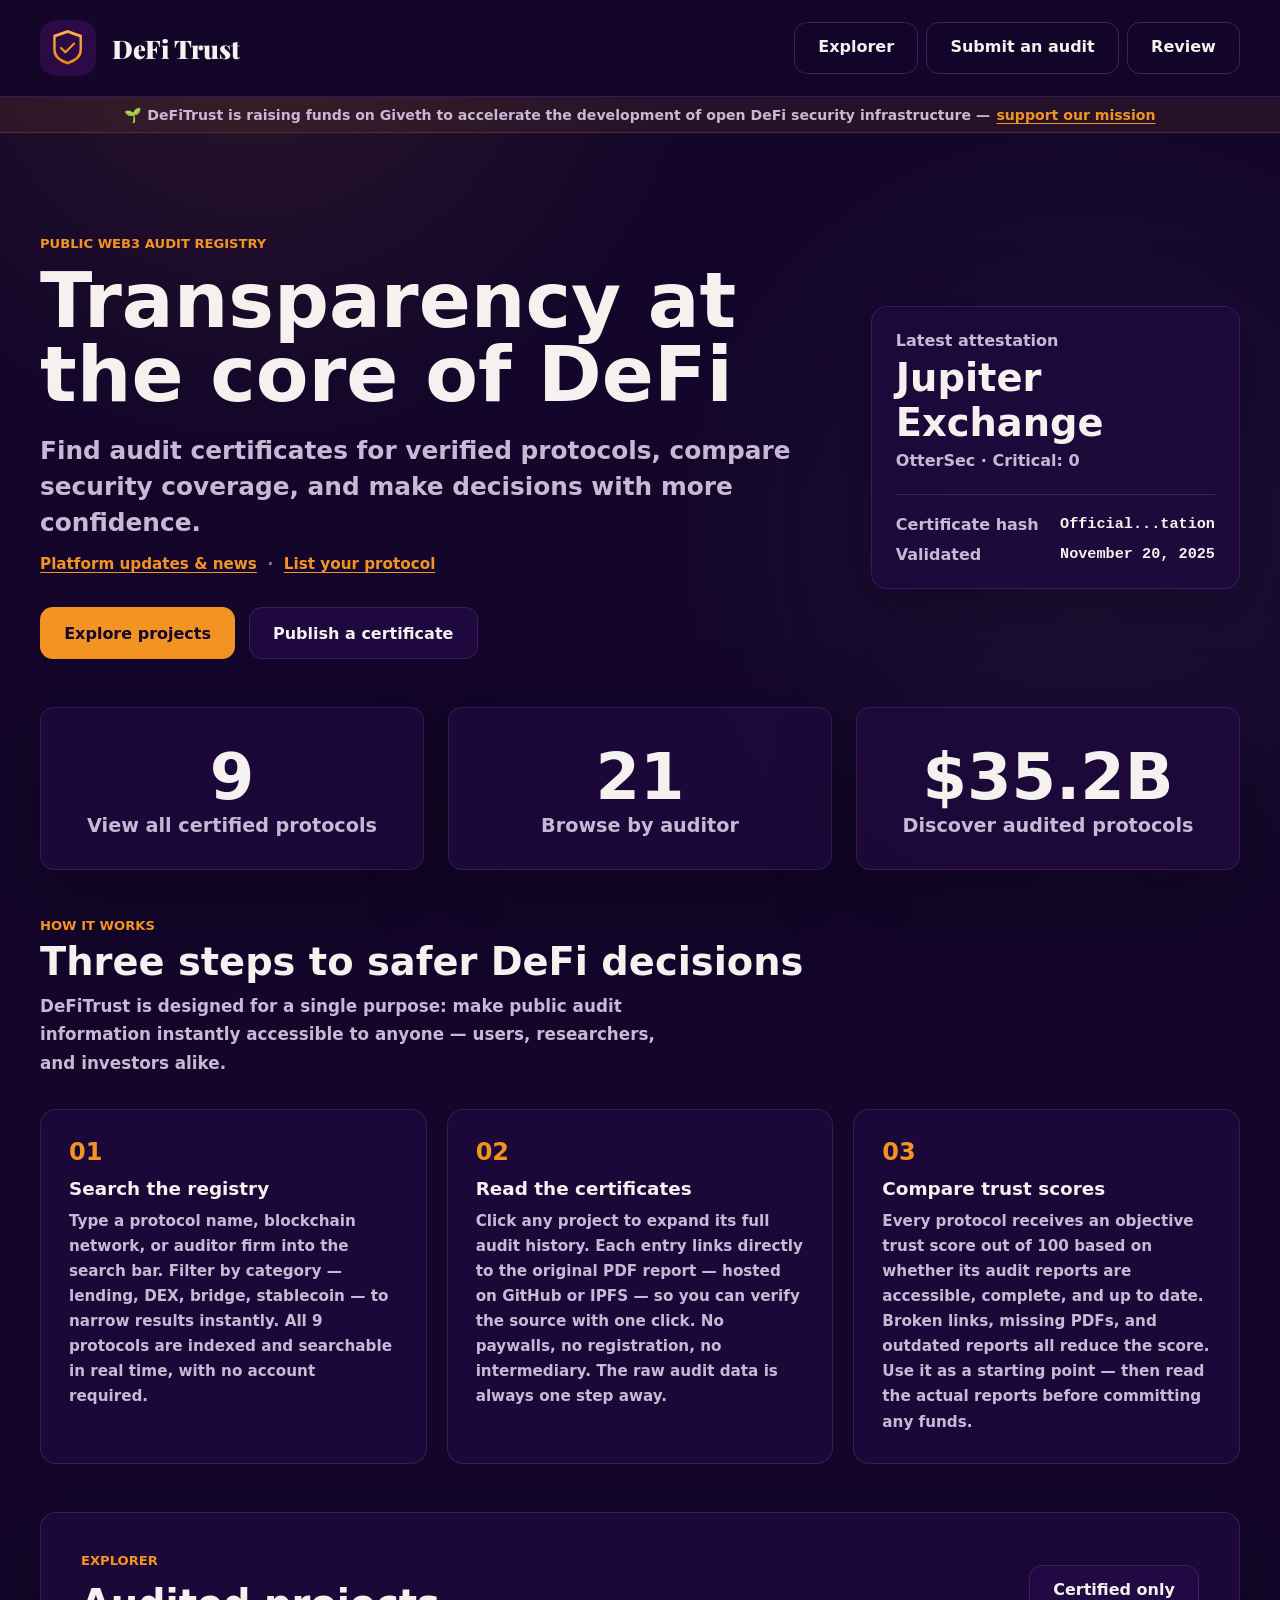
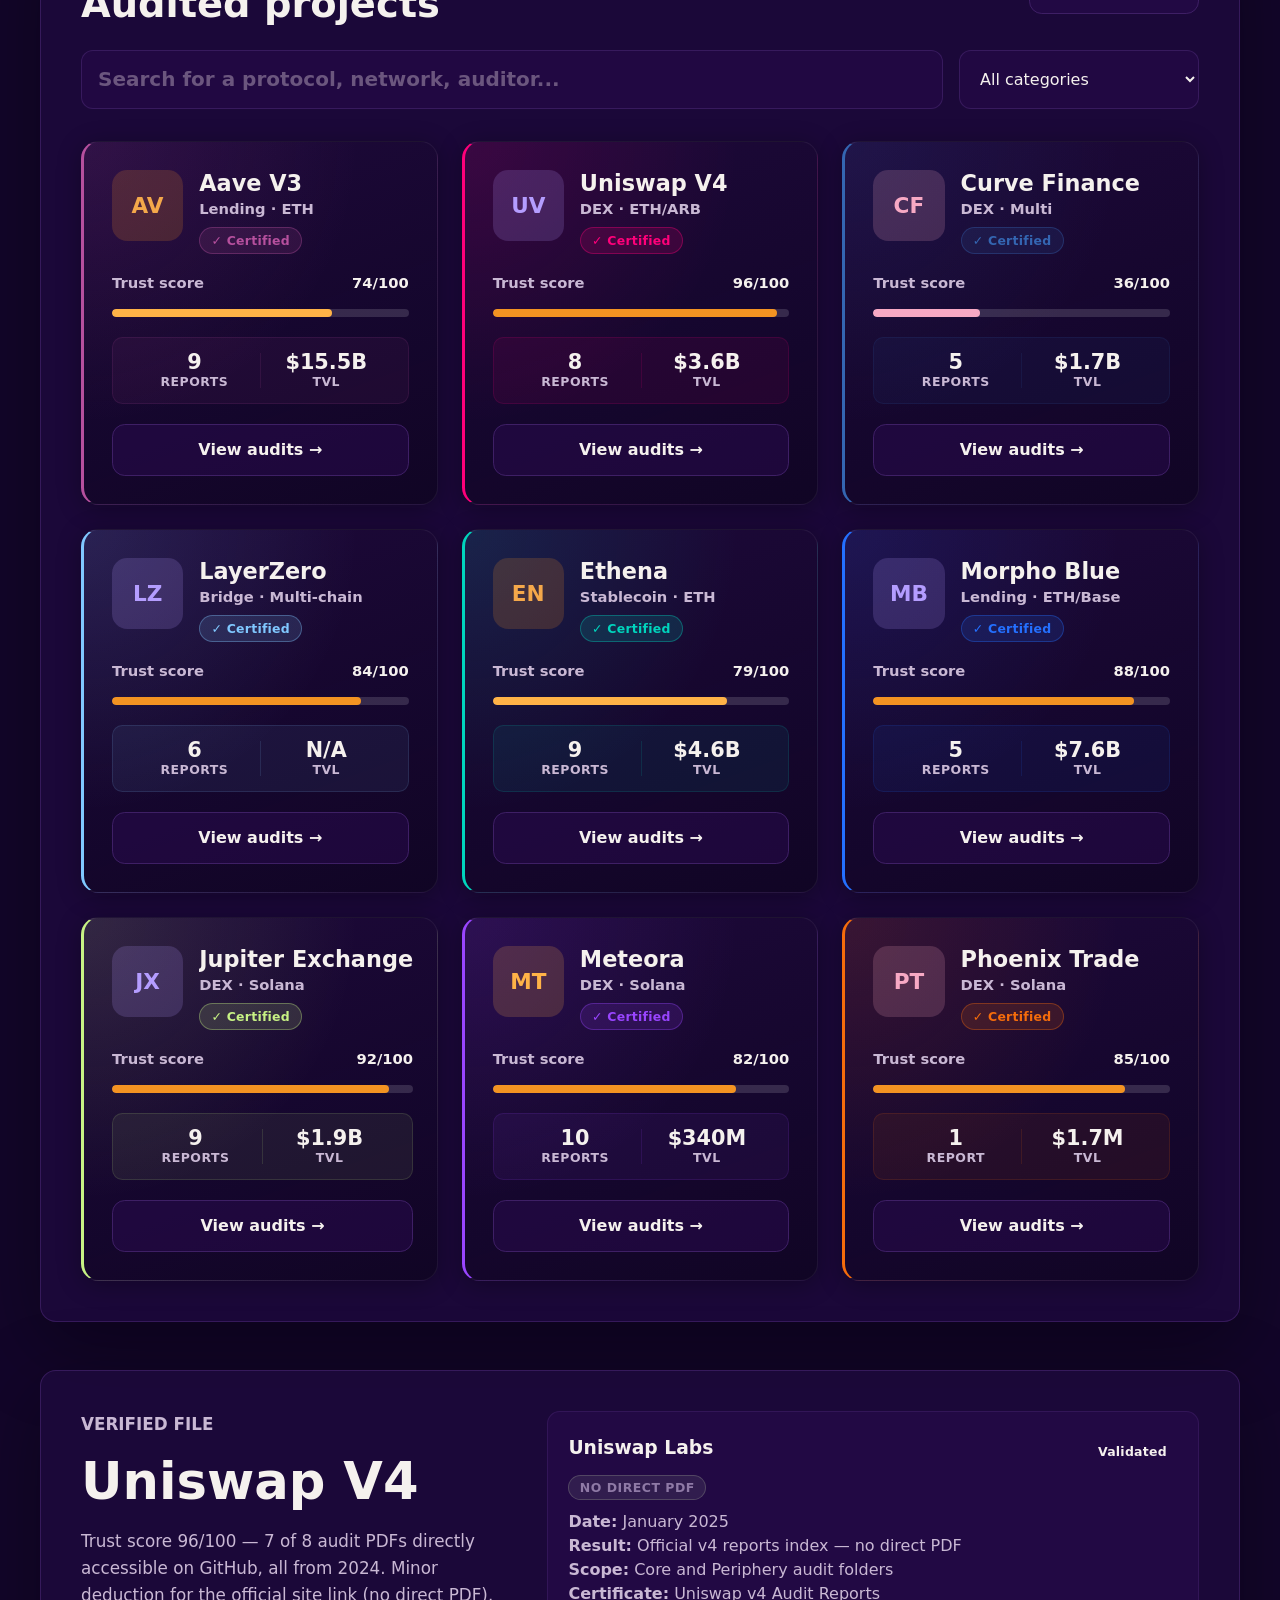
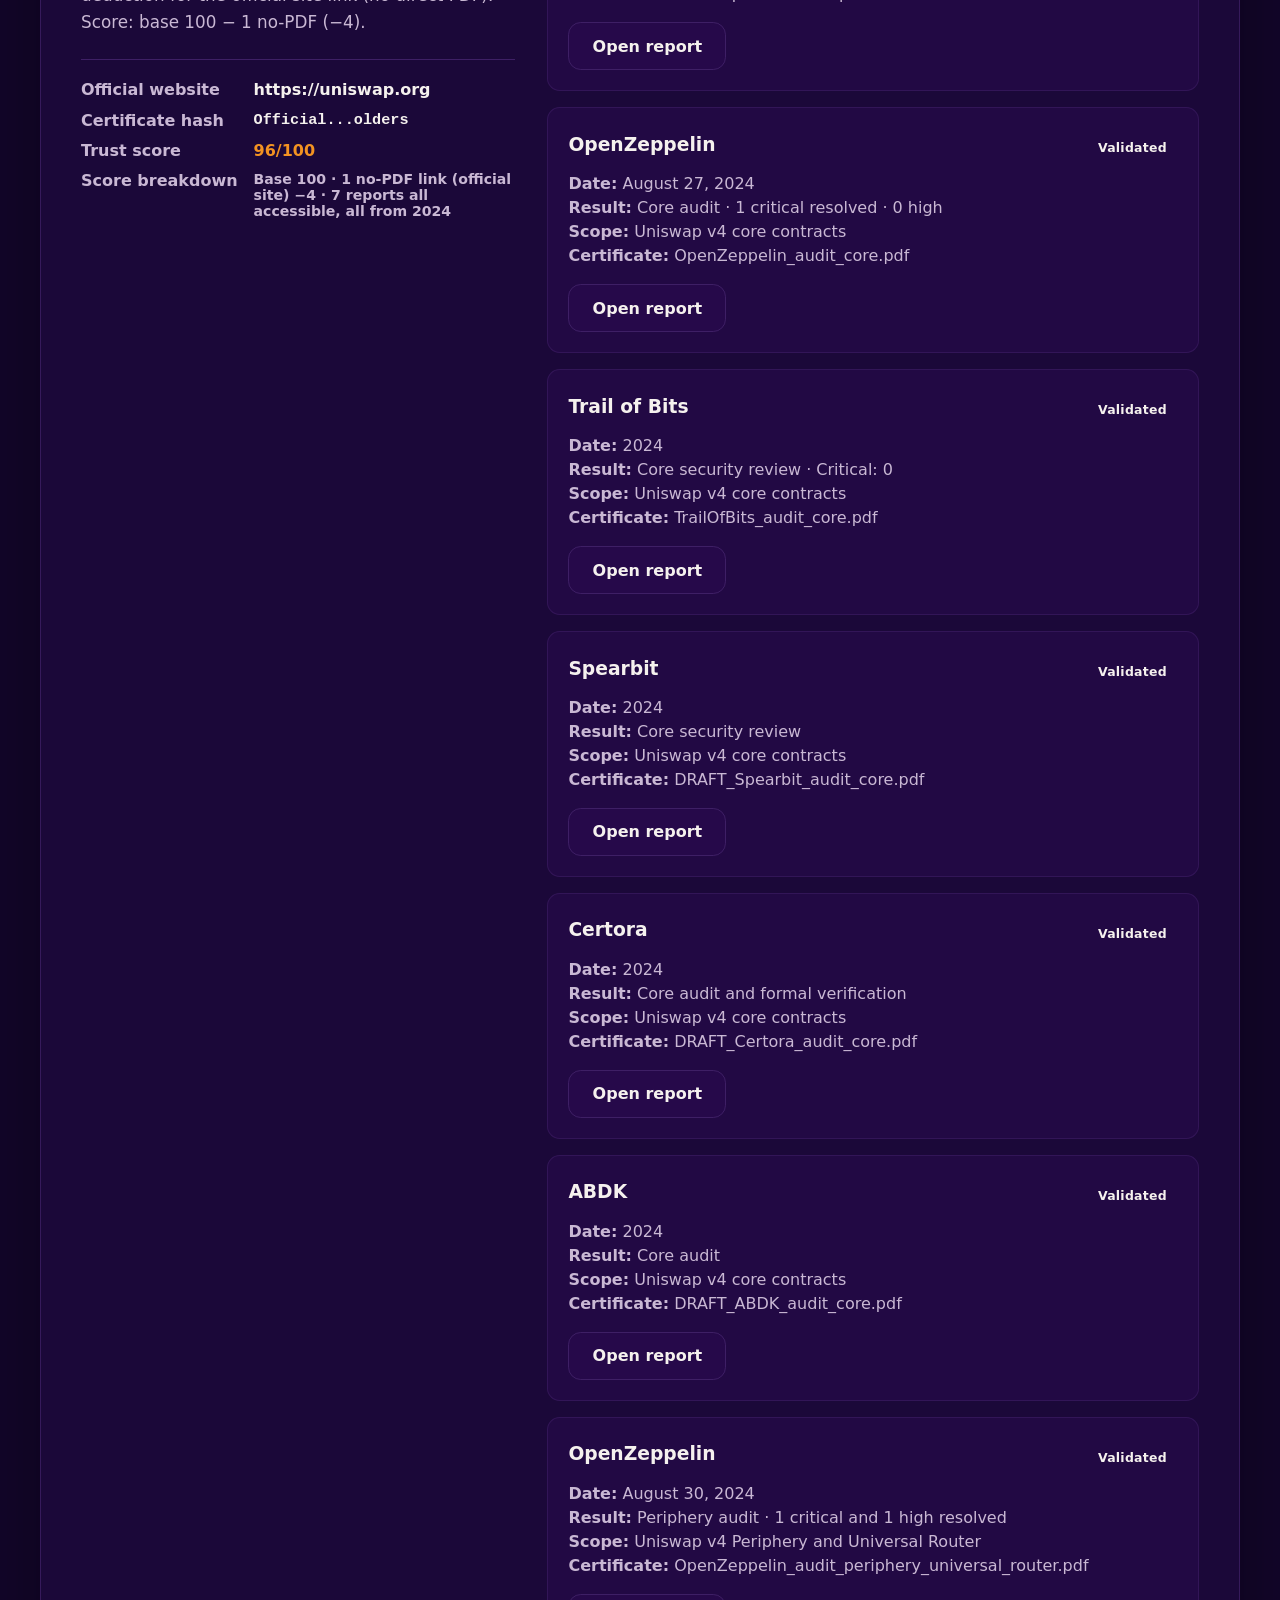
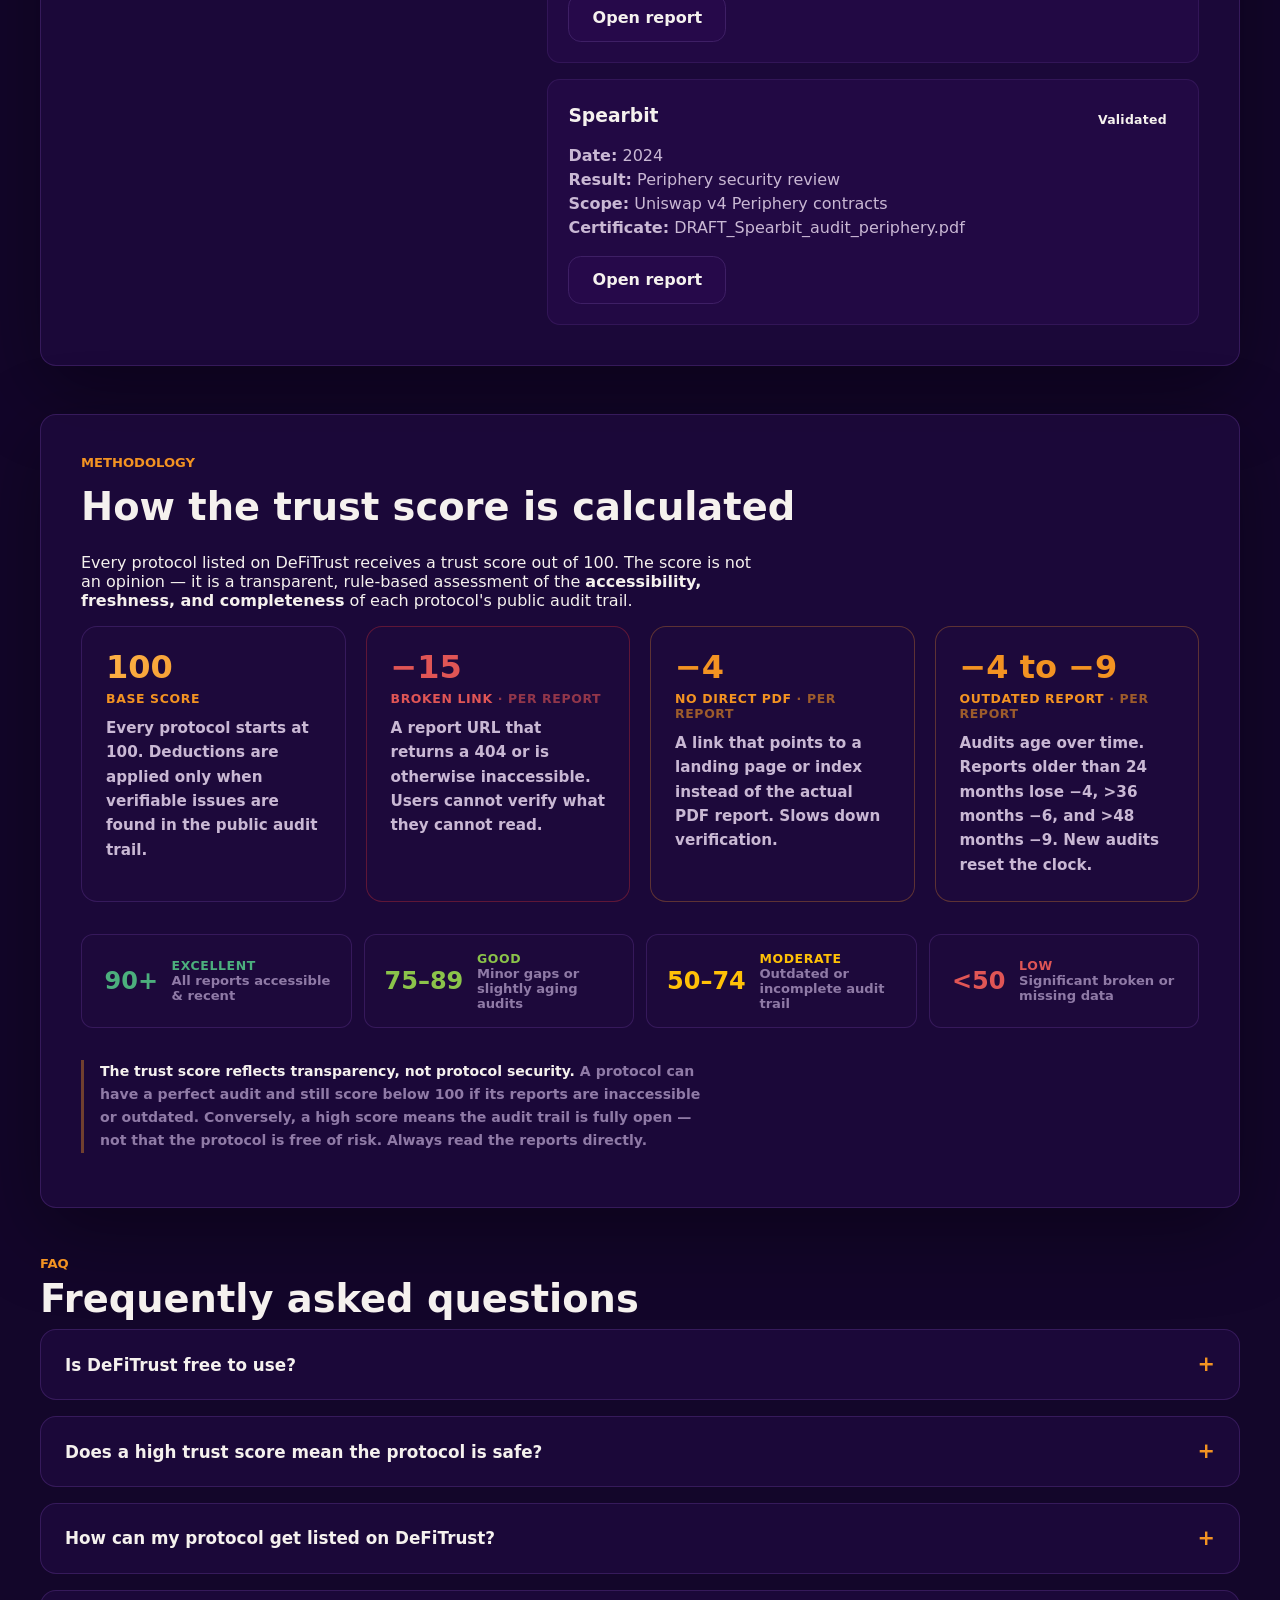
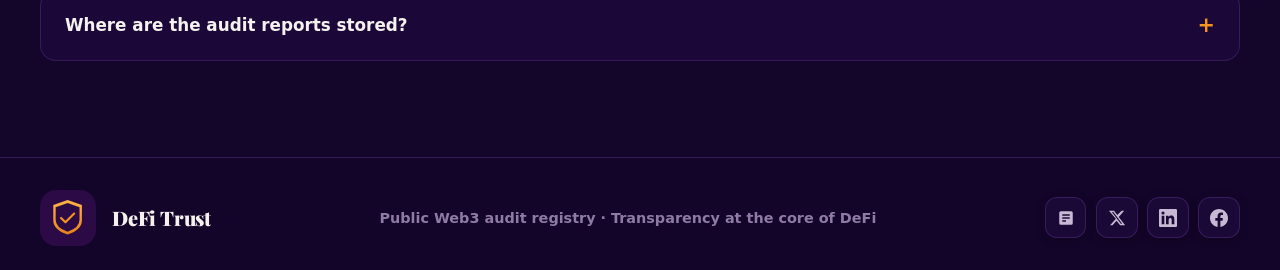
<file: index.html>
<!doctype html>
<html lang="en">
  <head>
    <meta charset="UTF-8" />
    <meta name="viewport" content="width=device-width, initial-scale=1.0" />

    <!-- Primary SEO -->
    <meta name="robots" content="index, follow" />
    <title>DeFiTrust — Public Web3 Audit Certificate Registry</title>
    <meta name="description" content="Open public registry for DeFi audit certificates. Browse verified protocols, compare security coverage, and make confident on-chain decisions." />
    <link rel="canonical" href="https://defitrust.vercel.app/" />

    <!-- Open Graph (Facebook, LinkedIn, Discord…) -->
    <meta property="og:type" content="website" />
    <meta property="og:url" content="https://defitrust.vercel.app/" />
    <meta property="og:title" content="DeFiTrust — Public Web3 Audit Certificate Registry" />
    <meta property="og:description" content="Find audit certificates for verified DeFi protocols, compare security coverage, and make decisions with more confidence." />
    <meta property="og:image" content="https://defitrust.vercel.app/logo.svg" />
    <meta property="og:site_name" content="DeFiTrust" />
    <meta property="og:locale" content="en_US" />

    <!-- Twitter Card -->
    <meta name="twitter:card" content="summary" />
    <meta name="twitter:site" content="@TrustDeFii" />
    <meta name="twitter:title" content="DeFiTrust — Public Web3 Audit Certificate Registry" />
    <meta name="twitter:description" content="Find audit certificates for verified DeFi protocols, compare security coverage, and make decisions with more confidence." />
    <meta name="twitter:image" content="https://defitrust.vercel.app/logo.svg" />

    <!-- Structured data -->
    <script type="application/ld+json">
    {
      "@context": "https://schema.org",
      "@type": "WebSite",
      "name": "DeFiTrust",
      "url": "https://defitrust.vercel.app/",
      "description": "Open public registry for DeFi smart-contract audit certificates.",
      "potentialAction": {
        "@type": "SearchAction",
        "target": {
          "@type": "EntryPoint",
          "urlTemplate": "https://defitrust.vercel.app/#explorer?q={search_term_string}"
        },
        "query-input": "required name=search_term_string"
      }
    }
    </script>
    <script type="application/ld+json">
    {
      "@context": "https://schema.org",
      "@type": "Organization",
      "name": "DeFiTrust",
      "url": "https://defitrust.vercel.app/",
      "logo": "https://defitrust.vercel.app/logo.svg",
      "sameAs": [
        "https://x.com/TrustDeFii",
        "https://www.facebook.com/profile.php?id=61589206361091",
        "https://giveth.io/project/defi-trust"
      ]
    }
    </script>

    <!-- Favicon & icons -->
    <link rel="icon" href="/logo.svg" type="image/svg+xml" sizes="any" />
    <link rel="icon" href="/logo.svg" sizes="192x192" />
    <link rel="icon" href="/logo.svg" sizes="32x32" />
    <link rel="apple-touch-icon" href="/logo.svg" sizes="180x180" />
    <meta name="theme-color" content="#13062a" />

    <!-- Performance hints -->
    <link rel="preconnect" href="https://api.llama.fi" />
    <link rel="dns-prefetch" href="https://api.llama.fi" />
    <link rel="preconnect" href="https://icons.llamao.fi" />
    <link rel="dns-prefetch" href="https://icons.llamao.fi" />
    <link rel="preconnect" href="https://www.googletagmanager.com" />

    <!-- Google tag (gtag.js) -->
    <script async src="https://www.googletagmanager.com/gtag/js?id=G-XN7J2KHP91"></script>
    <script>
      window.dataLayer = window.dataLayer || [];
      function gtag(){dataLayer.push(arguments);}
      gtag('js', new Date());
      gtag('config', 'G-XN7J2KHP91');
    </script>

    <!-- ItemList structured data (audited projects) -->
    <script type="application/ld+json">
    {
      "@context": "https://schema.org",
      "@type": "ItemList",
      "name": "DeFi Audited Projects",
      "description": "List of DeFi protocols with verified smart-contract audit certificates on DeFiTrust.",
      "url": "https://defitrust.vercel.app/#explorer",
      "numberOfItems": 9,
      "itemListElement": [
        { "@type": "ListItem", "position": 1, "name": "Aave V3",          "url": "https://defitrust.vercel.app/#explorer" },
        { "@type": "ListItem", "position": 2, "name": "Uniswap V4",       "url": "https://defitrust.vercel.app/#explorer" },
        { "@type": "ListItem", "position": 3, "name": "Curve Finance",    "url": "https://defitrust.vercel.app/#explorer" },
        { "@type": "ListItem", "position": 4, "name": "LayerZero",        "url": "https://defitrust.vercel.app/#explorer" },
        { "@type": "ListItem", "position": 5, "name": "Ethena",           "url": "https://defitrust.vercel.app/#explorer" },
        { "@type": "ListItem", "position": 6, "name": "Morpho Blue",      "url": "https://defitrust.vercel.app/#explorer" },
        { "@type": "ListItem", "position": 7, "name": "Jupiter Exchange", "url": "https://defitrust.vercel.app/#explorer" },
        { "@type": "ListItem", "position": 8, "name": "Meteora",          "url": "https://defitrust.vercel.app/#explorer" },
        { "@type": "ListItem", "position": 9, "name": "Phoenix Trade",    "url": "https://defitrust.vercel.app/#explorer" }
      ]
    }
    </script>

    <meta name="google-site-verification" content="4b0e4260d701ec38" />
    <!-- Non-blocking CSS load -->
    <link rel="preconnect" href="https://fonts.googleapis.com" />
    <link rel="preconnect" href="https://fonts.gstatic.com" crossorigin />
    <link rel="stylesheet" href="https://fonts.googleapis.com/css2?family=Playfair+Display:wght@900&display=swap" />
    <link rel="preload" href="/styles.css?v=6" as="style" />
    <link rel="stylesheet" href="/styles.css?v=6" media="print" onload="this.onload=null;this.media='all'" />
    <noscript><link rel="stylesheet" href="/styles.css?v=6" /></noscript>
  </head>
  <body>
    <header class="site-header">
      <div class="site-header-inner">
        <a class="brand" href="#top" aria-label="DeFiTrust home" title="DeFiTrust — back to top">
          <span class="brand-mark" aria-hidden="true">
            <svg viewBox="220 130 240 295" role="img" xmlns="http://www.w3.org/2000/svg">
              <defs>
                <linearGradient id="shieldGradHdr" x1="0%" y1="0%" x2="0%" y2="100%">
                  <stop offset="0%" stop-color="#FFB347"/>
                  <stop offset="100%" stop-color="#E8841A"/>
                </linearGradient>
              </defs>
              <path d="M 340 130 L 460 172 L 460 300 Q 460 380 340 420 Q 220 380 220 300 L 220 172 Z" fill="url(#shieldGradHdr)"/>
              <path d="M 340 156 L 440 191 L 440 296 Q 440 363 340 396 Q 240 363 240 296 L 240 191 Z" fill="#2B0A45"/>
              <path d="M 285 280 L 322 317 L 395 244" fill="none" stroke="#F39322" stroke-width="18" stroke-linecap="round" stroke-linejoin="round"/>
            </svg>
          </span>
          <span>DeFi Trust</span>
        </a>
        <nav class="header-actions" id="mainNav" aria-label="Main navigation">
          <a href="#explorer" title="Browse the DeFiTrust protocol explorer">Explorer</a>
          <a href="/submit.html" title="Submit your DeFi audit certificate to DeFiTrust">Submit an audit</a>
          <a href="/review.html" title="Check your audit submission status">Review</a>
        </nav>
        <button class="nav-toggle" id="navToggle" aria-label="Toggle navigation" aria-expanded="false" aria-controls="mainNav">
          <span class="nav-toggle-bar"></span>
          <span class="nav-toggle-bar"></span>
          <span class="nav-toggle-bar"></span>
        </button>
      </div>
    </header>
    <script>
      (function() {
        var toggle = document.getElementById('navToggle');
        var header = toggle && toggle.closest('.site-header');
        if (!toggle) return;
        toggle.addEventListener('click', function() {
          var open = header.classList.toggle('nav-open');
          toggle.setAttribute('aria-expanded', open);
        });
        document.addEventListener('click', function(e) {
          if (header && !header.contains(e.target)) {
            header.classList.remove('nav-open');
            toggle.setAttribute('aria-expanded', 'false');
          }
        });
        document.querySelectorAll('#mainNav a').forEach(function(a) {
          a.addEventListener('click', function() {
            header.classList.remove('nav-open');
            toggle.setAttribute('aria-expanded', 'false');
          });
        });
      })();
    </script>

    <div class="announce-bar">
      <span>🌱 DeFiTrust is raising funds on Giveth to accelerate the development of open DeFi security infrastructure —</span>
      <a href="https://giveth.io/project/defi-trust" target="_blank" rel="noreferrer" title="Support DeFiTrust on Giveth">support our mission</a>
    </div>

    <main id="top">
      <section class="hero" aria-labelledby="hero-title">
        <div class="hero-copy">
          <p class="eyebrow">Public Web3 audit registry</p>
          <h1 id="hero-title">Transparency at the core of DeFi</h1>
          <p>
            Find audit certificates for verified protocols, compare security
            coverage, and make decisions with more confidence.
          </p>
          <p style="margin-top:0.75rem;font-size:0.95rem;color:var(--soft);font-weight:700;">
            <a href="/blog.html" style="color:var(--mint);text-decoration:underline;text-underline-offset:3px;" title="Read the DeFiTrust blog">Platform updates &amp; news</a>
            &nbsp;·&nbsp;
            <a href="/submit.html" style="color:var(--mint);text-decoration:underline;text-underline-offset:3px;" title="Submit your DeFi audit certificate to DeFiTrust">List your protocol</a>
          </p>
          <div class="hero-actions">
            <a class="button primary" href="#explorer" title="Browse the DeFiTrust protocol explorer">Explore projects</a>
            <a class="button secondary" href="/submit.html" title="Submit your DeFi audit certificate to DeFiTrust">Publish a certificate</a>
          </div>
        </div>
        <div class="trust-panel" aria-label="DeFiTrust trust summary">
          <div>
            <span class="panel-label">Latest attestation</span>
            <strong id="latestProject">—</strong>
            <span id="latestAuditor">—</span>
          </div>
          <div class="panel-grid">
            <span>Certificate hash</span>
            <code id="latestHash">—</code>
            <span>Validated</span>
            <code id="latestDate">—</code>
          </div>
        </div>
      </section>

      <section class="stats" aria-label="DeFiTrust statistics">
        <article>
          <strong id="certifiedCount">214</strong>
          <a href="#explorer" style="color:var(--muted);font-size:1.2rem;font-weight:800;text-decoration:none;" title="Browse the DeFiTrust protocol explorer">View all certified protocols</a>
        </article>
        <article>
          <strong id="auditorCount">18</strong>
          <a href="#explorer" style="color:var(--muted);font-size:1.2rem;font-weight:800;text-decoration:none;" title="Browse the DeFiTrust protocol explorer">Browse by auditor</a>
        </article>
        <article>
          <strong id="securedTvl">$4.2B</strong>
          <a href="#explorer" style="color:var(--muted);font-size:1.2rem;font-weight:800;text-decoration:none;" title="Browse the DeFiTrust protocol explorer">Discover audited protocols</a>
        </article>
      </section>

      <section class="content-section" aria-labelledby="how-it-works-title">
        <p class="eyebrow">How it works</p>
        <h2 id="how-it-works-title">Three steps to safer DeFi decisions</h2>
        <p class="section-lead">DeFiTrust is designed for a single purpose: make public audit information instantly accessible to anyone — users, researchers, and investors alike.</p>

        <div class="card-grid">
          <div class="step-card">
            <div class="step-number">01</div>
            <h3>Search the registry</h3>
            <p>Type a protocol name, blockchain network, or auditor firm into the search bar. Filter by category — lending, DEX, bridge, stablecoin — to narrow results instantly. All 9 protocols are indexed and searchable in real time, with no account required.</p>
          </div>
          <div class="step-card">
            <div class="step-number">02</div>
            <h3>Read the certificates</h3>
            <p>Click any project to expand its full audit history. Each entry links directly to the original PDF report — hosted on GitHub or IPFS — so you can verify the source with one click. No paywalls, no registration, no intermediary. The raw audit data is always one step away.</p>
          </div>
          <div class="step-card">
            <div class="step-number">03</div>
            <h3>Compare trust scores</h3>
            <p>Every protocol receives an objective trust score out of 100 based on whether its audit reports are accessible, complete, and up to date. Broken links, missing PDFs, and outdated reports all reduce the score. Use it as a starting point — then read the actual reports before committing any funds.</p>
          </div>
        </div>
      </section>

      <section class="explorer-section" id="explorer" aria-labelledby="explorer-title">
        <div class="section-heading">
          <div>
            <p class="eyebrow">Explorer</p>
            <h2 id="explorer-title">Audited projects</h2>
          </div>
          <button class="button secondary compact" id="verifiedToggle" type="button" aria-pressed="true">
            Certified only
          </button>
        </div>

        <div class="toolbar" role="search">
          <label class="search-label" for="projectSearch">Search for a protocol</label>
          <input id="projectSearch" type="search" placeholder="Search for a protocol, network, auditor..." />
          <select id="categoryFilter" aria-label="Filter by category" title="Filter protocols by category">
            <option value="all">All categories</option>
            <optgroup label="Trading">
              <option value="Dexs">Dexs</option>
              <option value="DEX Aggregator">DEX Aggregator</option>
              <option value="Derivatives">Derivatives</option>
              <option value="Options">Options</option>
              <option value="Options Vault">Options Vault</option>
              <option value="Prediction Market">Prediction Market</option>
              <option value="Basis Trading">Basis Trading</option>
            </optgroup>
            <optgroup label="Lending &amp; Credit">
              <option value="Lending">Lending</option>
              <option value="CDP">CDP</option>
              <option value="Uncollateralized Lending">Uncollateralized Lending</option>
              <option value="NFT Lending">NFT Lending</option>
              <option value="RWA Lending">RWA Lending</option>
              <option value="Leveraged Farming">Leveraged Farming</option>
            </optgroup>
            <optgroup label="Yield &amp; Liquidity">
              <option value="Yield">Yield</option>
              <option value="Yield Aggregator">Yield Aggregator</option>
              <option value="Farm">Farm</option>
              <option value="Liquidity Manager">Liquidity Manager</option>
              <option value="Indexes">Indexes</option>
            </optgroup>
            <optgroup label="Stablecoins &amp; Assets">
              <option value="Stablecoin Issuer">Stablecoin Issuer</option>
              <option value="Algo-Stables">Algo-Stables</option>
              <option value="Synthetics">Synthetics</option>
              <option value="Reserve Currency">Reserve Currency</option>
              <option value="RWA">RWA</option>
              <option value="CeDeFi">CeDeFi</option>
            </optgroup>
            <optgroup label="Staking &amp; Infrastructure">
              <option value="Liquid Staking">Liquid Staking</option>
              <option value="Restaking">Restaking</option>
              <option value="Liquid Restaking">Liquid Restaking</option>
              <option value="Bridge">Bridge</option>
              <option value="Bridge Aggregator">Bridge Aggregator</option>
              <option value="Cross Chain Bridge">Cross Chain Bridge</option>
              <option value="Canonical Bridge">Canonical Bridge</option>
              <option value="Oracle">Oracle</option>
              <option value="Launchpad">Launchpad</option>
            </optgroup>
            <optgroup label="NFT &amp; Gaming">
              <option value="NFT Marketplace">NFT Marketplace</option>
              <option value="NFT Launchpad">NFT Launchpad</option>
              <option value="Gaming">Gaming</option>
            </optgroup>
            <optgroup label="Other">
              <option value="Insurance">Insurance</option>
              <option value="Payments">Payments</option>
              <option value="Privacy">Privacy</option>
              <option value="AI Agents">AI Agents</option>
              <option value="DePIN">DePIN</option>
              <option value="Other">Other</option>
            </optgroup>
          </select>
        </div>

        <div class="project-grid" id="projectGrid" aria-live="polite"></div>
      </section>

      <section class="audit-detail" id="auditDetail" aria-live="polite">
        <div class="empty-detail">
          <p class="eyebrow">Audit file</p>
          <h2>Select a project to view its certificates</h2>
        </div>
      </section>

      <section class="submit-section" id="trust-score" aria-labelledby="trust-score-title">
        <div class="section-heading">
          <div>
            <p class="eyebrow">Methodology</p>
            <h2 id="trust-score-title">How the trust score is calculated</h2>
          </div>
        </div>

        <p class="section-lead" style="max-width:680px;">
          Every protocol listed on DeFiTrust receives a trust score out of 100. The score is not an opinion — it is a transparent, rule-based assessment of the <strong style="color:var(--text);">accessibility, freshness, and completeness</strong> of each protocol's public audit trail.
        </p>

        <div class="card-grid">
          <div class="info-card">
            <div class="card-value card-value--gradient">100</div>
            <div class="card-label">Base score</div>
            <p>Every protocol starts at 100. Deductions are applied only when verifiable issues are found in the public audit trail.</p>
          </div>
          <div class="info-card info-card--red">
            <div class="card-value card-value--red">−15</div>
            <div class="card-label card-label--red">Broken link <span style="opacity:.6;">· per report</span></div>
            <p>A report URL that returns a 404 or is otherwise inaccessible. Users cannot verify what they cannot read.</p>
          </div>
          <div class="info-card info-card--amber">
            <div class="card-value card-value--amber">−4</div>
            <div class="card-label">No direct PDF <span style="opacity:.6;">· per report</span></div>
            <p>A link that points to a landing page or index instead of the actual PDF report. Slows down verification.</p>
          </div>
          <div class="info-card info-card--amber">
            <div class="card-value card-value--amber">−4 to −9</div>
            <div class="card-label">Outdated report <span style="opacity:.6;">· per report</span></div>
            <p>Audits age over time. Reports older than 24 months lose −4, &gt;36 months −6, and &gt;48 months −9. New audits reset the clock.</p>
          </div>
        </div>

        <div class="score-legend">
          <div class="score-item">
            <span class="score-item-value" style="color:#4caf7d;">90+</span>
            <div>
              <div class="score-item-label" style="color:#4caf7d;">Excellent</div>
              <div class="score-item-desc">All reports accessible &amp; recent</div>
            </div>
          </div>
          <div class="score-item">
            <span class="score-item-value" style="color:#8bc34a;">75–89</span>
            <div>
              <div class="score-item-label" style="color:#8bc34a;">Good</div>
              <div class="score-item-desc">Minor gaps or slightly aging audits</div>
            </div>
          </div>
          <div class="score-item">
            <span class="score-item-value" style="color:#ffc107;">50–74</span>
            <div>
              <div class="score-item-label" style="color:#ffc107;">Moderate</div>
              <div class="score-item-desc">Outdated or incomplete audit trail</div>
            </div>
          </div>
          <div class="score-item">
            <span class="score-item-value" style="color:#e05555;">&lt;50</span>
            <div>
              <div class="score-item-label" style="color:#e05555;">Low</div>
              <div class="score-item-desc">Significant broken or missing data</div>
            </div>
          </div>
        </div>

        <p class="score-disclaimer">
          <strong style="color:var(--text);">The trust score reflects transparency, not protocol security.</strong> A protocol can have a perfect audit and still score below 100 if its reports are inaccessible or outdated. Conversely, a high score means the audit trail is fully open — not that the protocol is free of risk. Always read the reports directly.
        </p>
      </section>

      <section class="content-section" aria-labelledby="faq-title">
        <p class="eyebrow">FAQ</p>
        <h2 id="faq-title">Frequently asked questions</h2>

        <div class="faq-grid">
          <details class="faq-item">
            <summary>
              Is DeFiTrust free to use?
              <span class="faq-icon">+</span>
            </summary>
            <p>Yes — completely free. DeFiTrust is an open public registry. Browsing protocols, reading certificates, checking trust scores, and submitting your own audit are all free with no registration required. Our goal is to make DeFi security information a public good, not a paid service.</p>
          </details>

          <details class="faq-item">
            <summary>
              Does a high trust score mean the protocol is safe?
              <span class="faq-icon">+</span>
            </summary>
            <p>No. The trust score measures the transparency and accessibility of a protocol's public audit trail — it does not assess the quality or depth of the audit itself. A score of 100/100 means every audit report is public, accessible as a PDF, and recent. It does not mean the smart contracts are free of vulnerabilities. Always read the underlying reports and form your own opinion.</p>
          </details>

          <details class="faq-item">
            <summary>
              How can my protocol get listed on DeFiTrust?
              <span class="faq-icon">+</span>
            </summary>
            <p>Use the <a href="/submit.html" style="color:var(--mint);text-decoration:underline;text-underline-offset:3px;" title="Submit your DeFi audit certificate to DeFiTrust">audit submission page</a> to send us your protocol's certificate. You will need to provide the project name, auditor, network, category, a link or PDF of the report, and optionally a public IPFS or SHA-256 hash. Submissions are reviewed within 48 hours and listed publicly if they meet our basic transparency requirements.</p>
          </details>

          <details class="faq-item">
            <summary>
              Where are the audit reports stored?
              <span class="faq-icon">+</span>
            </summary>
            <p>DeFiTrust links directly to the original source — usually the protocol's own GitHub repository or their official security page. We do not re-host or modify the documents. For long-term immutability, we encourage protocols to store their reports on IPFS or Arweave so that the links remain valid indefinitely, regardless of what happens to a centralized hosting provider.</p>
          </details>
        </div>
      </section>
    </main>

    <script src="/app.js?v=3" defer></script>
    <noscript>
      <style>.project-grid,.review-board{display:none}</style>
      <section style="padding:2rem;text-align:center">
        <p>DeFiTrust requires JavaScript to display the audit registry. Please enable JavaScript in your browser.</p>
        <p>Audited projects: Aave V3, Uniswap V4, Curve Finance, LayerZero, Ethena, Morpho Blue, Jupiter Exchange, Meteora.</p>
      </section>
    </noscript>

    <footer class="site-footer">
      <div class="site-footer-inner">
        <a class="brand brand-footer" href="#top" aria-label="Back to top — DeFiTrust" title="DeFiTrust — back to top">
          <span class="brand-mark" aria-hidden="true">
            <svg viewBox="220 130 240 295" role="img" xmlns="http://www.w3.org/2000/svg">
              <defs>
                <linearGradient id="shieldGradFtr" x1="0%" y1="0%" x2="0%" y2="100%">
                  <stop offset="0%" stop-color="#FFB347"/>
                  <stop offset="100%" stop-color="#E8841A"/>
                </linearGradient>
              </defs>
              <path d="M 340 130 L 460 172 L 460 300 Q 460 380 340 420 Q 220 380 220 300 L 220 172 Z" fill="url(#shieldGradFtr)"/>
              <path d="M 340 156 L 440 191 L 440 296 Q 440 363 340 396 Q 240 363 240 296 L 240 191 Z" fill="#2B0A45"/>
              <path d="M 285 280 L 322 317 L 395 244" fill="none" stroke="#F39322" stroke-width="18" stroke-linecap="round" stroke-linejoin="round"/>
            </svg>
          </span>
          <span>DeFi Trust</span>
        </a>
        <p class="footer-copy">Public Web3 audit registry · Transparency at the core of DeFi</p>
        <nav class="footer-nav" aria-label="Social networks">
          <a href="./blog.html" aria-label="Blog" title="Read the DeFiTrust blog">
            <svg viewBox="0 0 24 24" fill="currentColor" width="18" height="18"><path d="M19 3H5a2 2 0 0 0-2 2v14a2 2 0 0 0 2 2h14a2 2 0 0 0 2-2V5a2 2 0 0 0-2-2Zm-7 14H7v-2h5v2Zm5-4H7v-2h10v2Zm0-4H7V7h10v2Z"/></svg>
          </a>
          <a href="https://x.com/TrustDeFii" target="_blank" rel="noreferrer" aria-label="X (Twitter)" title="Follow DeFiTrust on X (Twitter)">
            <svg viewBox="0 0 24 24" fill="currentColor" width="18" height="18"><path d="M18.244 2.25h3.308l-7.227 8.26 8.502 11.24H16.17l-4.714-6.231-5.401 6.231H2.744l7.73-8.835L1.254 2.25H8.08l4.253 5.622 5.91-5.622Zm-1.161 17.52h1.833L7.084 4.126H5.117z"/></svg>
          </a>
          <a href="https://www.linkedin.com/company/defi-trust" target="_blank" rel="noreferrer" aria-label="LinkedIn" title="Follow DeFiTrust on LinkedIn">
            <svg viewBox="0 0 24 24" fill="currentColor" width="18" height="18"><path d="M20.447 20.452h-3.554v-5.569c0-1.328-.027-3.037-1.852-3.037-1.853 0-2.136 1.445-2.136 2.939v5.667H9.351V9h3.414v1.561h.046c.477-.9 1.637-1.85 3.37-1.85 3.605 0 4.267 2.372 4.267 5.455v6.286zM5.337 7.433a2.062 2.062 0 0 1-2.063-2.065 2.064 2.064 0 1 1 2.063 2.065zm1.782 13.019H3.555V9h3.564v11.452zM22.225 0H1.771C.792 0 0 .774 0 1.729v20.542C0 23.227.792 24 1.771 24h20.451C23.2 24 24 23.227 24 22.271V1.729C24 .774 23.2 0 22.225 0z"/></svg>
          </a>
          <a href="https://www.facebook.com/profile.php?id=61589206361091" target="_blank" rel="noreferrer" aria-label="Facebook" title="Follow DeFiTrust on Facebook">
            <svg viewBox="0 0 24 24" fill="currentColor" width="18" height="18"><path d="M24 12.073C24 5.405 18.627 0 12 0S0 5.405 0 12.073C0 18.1 4.388 23.094 10.125 24v-8.437H7.078v-3.49h3.047V9.41c0-3.025 1.792-4.697 4.533-4.697 1.312 0 2.686.235 2.686.235v2.97h-1.513c-1.491 0-1.956.93-1.956 1.886v2.269h3.328l-.532 3.49h-2.796V24C19.612 23.094 24 18.1 24 12.073z"/></svg>
          </a>
        </nav>
      </div>
    </footer>
  </body>
</html>
</file>
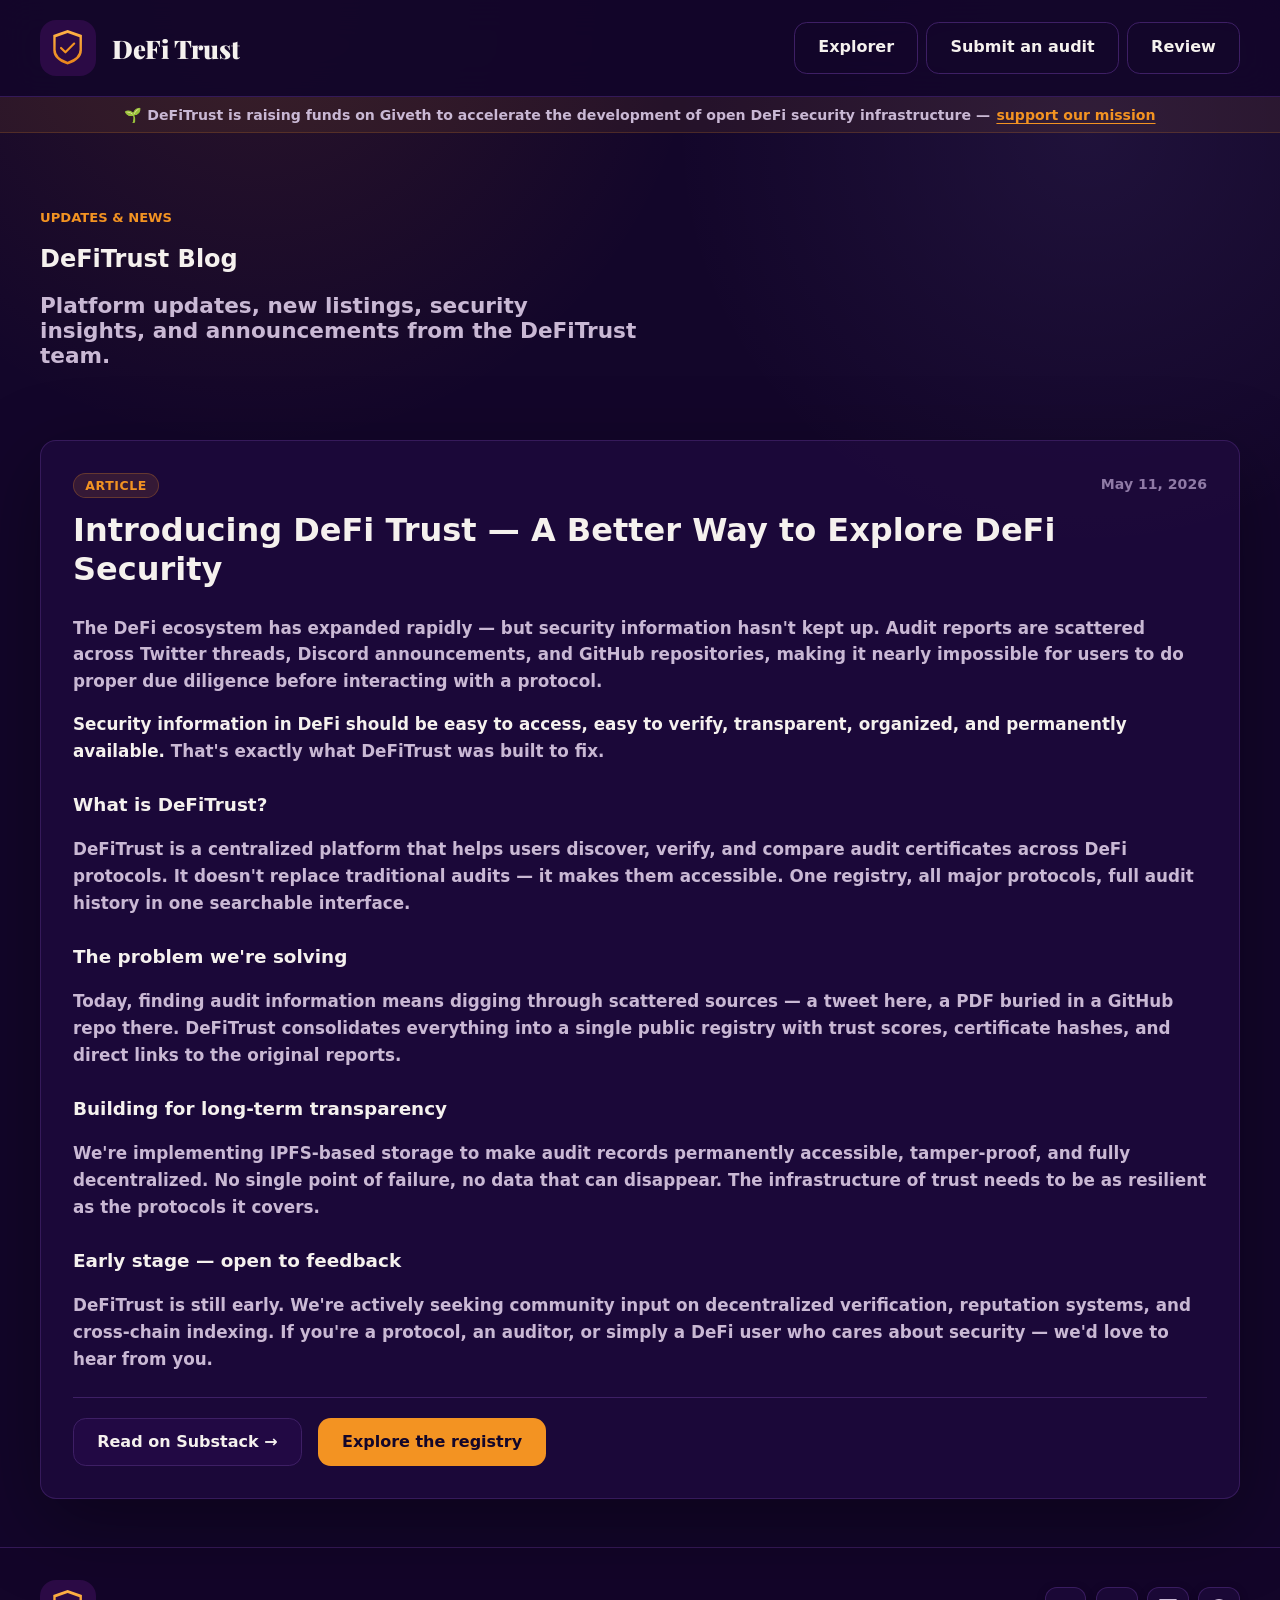
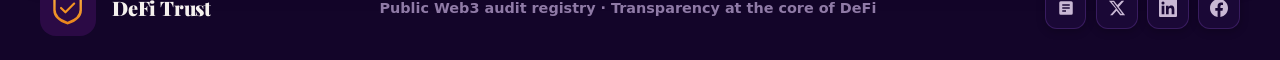
<file: blog.html>
<!doctype html>
<html lang="en">
  <head>
    <meta charset="UTF-8" />
    <meta name="viewport" content="width=device-width, initial-scale=1.0" />

    <meta name="robots" content="index, follow" />
    <title>Blog — DeFiTrust</title>
    <meta name="description" content="Latest updates, news, and announcements from DeFiTrust — the open public registry for DeFi smart-contract audit certificates." />
    <link rel="canonical" href="https://defitrust.vercel.app/blog.html" />

    <meta property="og:type" content="website" />
    <meta property="og:url" content="https://defitrust.vercel.app/blog.html" />
    <meta property="og:title" content="Blog — DeFiTrust" />
    <meta property="og:description" content="Latest updates, news, and announcements from DeFiTrust." />
    <meta property="og:image" content="https://defitrust.vercel.app/logo.svg" />
    <meta property="og:site_name" content="DeFiTrust" />

    <meta name="twitter:card" content="summary" />
    <meta name="twitter:site" content="@TrustDeFii" />
    <meta name="twitter:title" content="Blog — DeFiTrust" />
    <meta name="twitter:description" content="Latest updates, news, and announcements from DeFiTrust." />
    <meta name="twitter:image" content="https://defitrust.vercel.app/logo.svg" />

    <!-- Google tag (gtag.js) -->
    <script async src="https://www.googletagmanager.com/gtag/js?id=G-XN7J2KHP91"></script>
    <script>
      window.dataLayer = window.dataLayer || [];
      function gtag(){dataLayer.push(arguments);}
      gtag('js', new Date());
      gtag('config', 'G-XN7J2KHP91');
    </script>
    <link rel="icon" href="/logo.svg" type="image/svg+xml" sizes="any" />
    <link rel="icon" href="/logo.svg" sizes="192x192" />
    <link rel="icon" href="/logo.svg" sizes="32x32" />
    <link rel="apple-touch-icon" href="/logo.svg" sizes="180x180" />
    <meta name="theme-color" content="#13062a" />
    <link rel="preconnect" href="https://fonts.googleapis.com" />
    <link rel="preconnect" href="https://fonts.gstatic.com" crossorigin />
    <link rel="stylesheet" href="https://fonts.googleapis.com/css2?family=Playfair+Display:wght@900&display=swap" />
    <link rel="preload" href="/styles.css?v=6" as="style" />
    <link rel="stylesheet" href="/styles.css?v=6" media="print" onload="this.onload=null;this.media='all'" />
    <noscript><link rel="stylesheet" href="/styles.css?v=6" /></noscript>
    <style>
      .blog-hero {
        padding: clamp(3rem, 6vw, 5rem) 0 2.5rem;
      }

      .blog-grid {
        display: grid;
        gap: 1.5rem;
        margin-top: 2rem;
      }

      .post-card {
        display: grid;
        grid-template-columns: 1fr auto;
        align-items: start;
        gap: 1.5rem;
        padding: 2rem;
        border: 1px solid rgba(62, 31, 101, 0.8);
        border-radius: 1rem;
        background: rgba(30, 10, 60, 0.85);
        box-shadow: var(--shadow);
        transition: border-color 200ms ease, transform 200ms ease;
        text-decoration: none;
        color: inherit;
      }

      .post-card:hover {
        border-color: rgba(243, 147, 34, 0.5);
        transform: translateY(-2px);
      }

      .post-tag {
        display: inline-block;
        padding: 0.25rem 0.7rem;
        border-radius: 999px;
        background: rgba(243, 147, 34, 0.12);
        color: var(--mint);
        font-size: 0.78rem;
        font-weight: 900;
        text-transform: uppercase;
        letter-spacing: 0.05em;
        border: 1px solid rgba(243, 147, 34, 0.25);
        margin-bottom: 0.85rem;
      }

      .post-card h2 {
        margin: 0 0 0.65rem;
        font-size: clamp(1.4rem, 2.5vw, 2rem);
        line-height: 1.2;
      }

      .post-card p {
        margin: 0;
        color: var(--muted);
        font-size: 1.05rem;
        line-height: 1.6;
        font-weight: 700;
      }

      .post-date {
        flex-shrink: 0;
        color: var(--soft);
        font-size: 0.88rem;
        font-weight: 800;
        white-space: nowrap;
        padding-top: 0.2rem;
      }

      .post-arrow {
        display: inline-block;
        margin-top: 1.2rem;
        color: var(--mint);
        font-weight: 900;
        font-size: 0.9rem;
      }

      .blog-empty {
        padding: 3rem 2rem;
        text-align: center;
        border: 1px dashed rgba(62, 31, 101, 0.8);
        border-radius: 1rem;
        color: var(--soft);
        font-weight: 800;
      }
    </style>
  </head>
  <body>
    <header class="site-header">
      <div class="site-header-inner">
        <a class="brand" href="./index.html" aria-label="DeFiTrust home" title="DeFiTrust — Public Web3 Audit Registry">
          <span class="brand-mark" aria-hidden="true">
            <svg viewBox="220 130 240 295" role="img" xmlns="http://www.w3.org/2000/svg">
              <defs>
                <linearGradient id="shieldGradHdr" x1="0%" y1="0%" x2="0%" y2="100%">
                  <stop offset="0%" stop-color="#FFB347"/>
                  <stop offset="100%" stop-color="#E8841A"/>
                </linearGradient>
              </defs>
              <path d="M 340 130 L 460 172 L 460 300 Q 460 380 340 420 Q 220 380 220 300 L 220 172 Z" fill="url(#shieldGradHdr)"/>
              <path d="M 340 156 L 440 191 L 440 296 Q 440 363 340 396 Q 240 363 240 296 L 240 191 Z" fill="#2B0A45"/>
              <path d="M 285 280 L 322 317 L 395 244" fill="none" stroke="#F39322" stroke-width="18" stroke-linecap="round" stroke-linejoin="round"/>
            </svg>
          </span>
          <span>DeFi Trust</span>
        </a>
        <nav class="header-actions" id="mainNav" aria-label="Main navigation">
          <a href="./index.html#explorer" title="Browse the DeFiTrust protocol explorer">Explorer</a>
          <a href="/submit.html" title="Submit your DeFi audit certificate to DeFiTrust">Submit an audit</a>
          <a href="/review.html" title="Check your audit submission status">Review</a>
        </nav>
        <button class="nav-toggle" id="navToggle" aria-label="Toggle navigation" aria-expanded="false" aria-controls="mainNav">
          <span class="nav-toggle-bar"></span>
          <span class="nav-toggle-bar"></span>
          <span class="nav-toggle-bar"></span>
        </button>
      </div>
    </header>
    <script>
      (function() {
        var toggle = document.getElementById('navToggle');
        var header = toggle && toggle.closest('.site-header');
        if (!toggle) return;
        toggle.addEventListener('click', function() {
          var open = header.classList.toggle('nav-open');
          toggle.setAttribute('aria-expanded', open);
        });
        document.addEventListener('click', function(e) {
          if (header && !header.contains(e.target)) {
            header.classList.remove('nav-open');
            toggle.setAttribute('aria-expanded', 'false');
          }
        });
        document.querySelectorAll('#mainNav a').forEach(function(a) {
          a.addEventListener('click', function() {
            header.classList.remove('nav-open');
            toggle.setAttribute('aria-expanded', 'false');
          });
        });
      })();
    </script>

    <div class="announce-bar">
      <span>🌱 DeFiTrust is raising funds on Giveth to accelerate the development of open DeFi security infrastructure —</span>
      <a href="https://giveth.io/project/defi-trust" target="_blank" rel="noreferrer" title="Support DeFiTrust on Giveth">support our mission</a>
    </div>

    <main>
      <section class="blog-hero" aria-labelledby="blog-title">
        <p class="eyebrow">Updates &amp; news</p>
        <h1 id="blog-title">DeFiTrust Blog</h1>
        <p style="color:var(--muted);font-size:clamp(1rem,2vw,1.35rem);font-weight:700;margin:0.75rem 0 0;max-width:600px;">
          Platform updates, new listings, security insights, and announcements from the DeFiTrust team.
        </p>
      </section>

      <section aria-label="Blog posts">
        <div class="blog-grid" id="blogGrid">

          <!-- ───────────────────────────────────────────────
               ADD NEW POSTS ABOVE THIS LINE
               Copy the block below, fill in your content,
               and paste it at the top of the blog-grid.
          ──────────────────────────────────────────────── -->

          <article class="post-card" style="display:block;">
            <div style="display:flex;justify-content:space-between;align-items:start;gap:1.5rem;flex-wrap:wrap;">
              <div style="flex:1;min-width:0;">
                <span class="post-tag">Article</span>
                <h2 style="margin:0 0 0.65rem;">Introducing DeFi Trust — A Better Way to Explore DeFi Security</h2>
              </div>
              <time class="post-date" datetime="2026-05-11">May 11, 2026</time>
            </div>

            <div style="color:var(--muted);font-size:1.05rem;line-height:1.7;font-weight:700;margin-top:1rem;display:grid;gap:1rem;">
              <p style="margin:0;">
                The DeFi ecosystem has expanded rapidly — but security information hasn't kept up. Audit reports are scattered across Twitter threads, Discord announcements, and GitHub repositories, making it nearly impossible for users to do proper due diligence before interacting with a protocol.
              </p>

              <p style="margin:0;">
                <strong style="color:var(--text);">Security information in DeFi should be easy to access, easy to verify, transparent, organized, and permanently available.</strong> That's exactly what DeFiTrust was built to fix.
              </p>

              <h3 style="margin:0.5rem 0 0;color:var(--text);font-size:1.15rem;">What is DeFiTrust?</h3>
              <p style="margin:0;">
                DeFiTrust is a centralized platform that helps users discover, verify, and compare audit certificates across DeFi protocols. It doesn't replace traditional audits — it makes them accessible. One registry, all major protocols, full audit history in one searchable interface.
              </p>

              <h3 style="margin:0.5rem 0 0;color:var(--text);font-size:1.15rem;">The problem we're solving</h3>
              <p style="margin:0;">
                Today, finding audit information means digging through scattered sources — a tweet here, a PDF buried in a GitHub repo there. DeFiTrust consolidates everything into a single public registry with trust scores, certificate hashes, and direct links to the original reports.
              </p>

              <h3 style="margin:0.5rem 0 0;color:var(--text);font-size:1.15rem;">Building for long-term transparency</h3>
              <p style="margin:0;">
                We're implementing IPFS-based storage to make audit records permanently accessible, tamper-proof, and fully decentralized. No single point of failure, no data that can disappear. The infrastructure of trust needs to be as resilient as the protocols it covers.
              </p>

              <h3 style="margin:0.5rem 0 0;color:var(--text);font-size:1.15rem;">Early stage — open to feedback</h3>
              <p style="margin:0;">
                DeFiTrust is still early. We're actively seeking community input on decentralized verification, reputation systems, and cross-chain indexing. If you're a protocol, an auditor, or simply a DeFi user who cares about security — we'd love to hear from you.
              </p>
            </div>

            <div style="display:flex;gap:1rem;flex-wrap:wrap;margin-top:1.5rem;padding-top:1.25rem;border-top:1px solid var(--line);">
              <a href="https://smowlcat.substack.com/p/introducing-defi-trust-a-better-way" target="_blank" rel="noreferrer" class="button secondary compact" title="Read on Substack — Introducing DeFiTrust">Read on Substack →</a>
              <a href="./index.html#explorer" class="button primary compact" title="Browse the DeFiTrust protocol explorer">Explore the registry</a>
            </div>
          </article>

        </div>
      </section>
    </main>

    <footer class="site-footer">
      <div class="site-footer-inner">
        <a class="brand brand-footer" href="./index.html" aria-label="DeFiTrust home" title="DeFiTrust — Public Web3 Audit Registry">
          <span class="brand-mark" aria-hidden="true">
            <svg viewBox="220 130 240 295" role="img" xmlns="http://www.w3.org/2000/svg">
              <defs>
                <linearGradient id="shieldGradFtr" x1="0%" y1="0%" x2="0%" y2="100%">
                  <stop offset="0%" stop-color="#FFB347"/>
                  <stop offset="100%" stop-color="#E8841A"/>
                </linearGradient>
              </defs>
              <path d="M 340 130 L 460 172 L 460 300 Q 460 380 340 420 Q 220 380 220 300 L 220 172 Z" fill="url(#shieldGradFtr)"/>
              <path d="M 340 156 L 440 191 L 440 296 Q 440 363 340 396 Q 240 363 240 296 L 240 191 Z" fill="#2B0A45"/>
              <path d="M 285 280 L 322 317 L 395 244" fill="none" stroke="#F39322" stroke-width="18" stroke-linecap="round" stroke-linejoin="round"/>
            </svg>
          </span>
          <span>DeFi Trust</span>
        </a>
        <p class="footer-copy">Public Web3 audit registry · Transparency at the core of DeFi</p>
        <nav class="footer-nav" aria-label="Social networks">
          <a href="./blog.html" aria-label="Blog" title="Read the DeFiTrust blog">
            <svg viewBox="0 0 24 24" fill="currentColor" width="18" height="18"><path d="M19 3H5a2 2 0 0 0-2 2v14a2 2 0 0 0 2 2h14a2 2 0 0 0 2-2V5a2 2 0 0 0-2-2Zm-7 14H7v-2h5v2Zm5-4H7v-2h10v2Zm0-4H7V7h10v2Z"/></svg>
          </a>
          <a href="https://x.com/TrustDeFii" target="_blank" rel="noreferrer" aria-label="X (Twitter)" title="Follow DeFiTrust on X (Twitter)">
            <svg viewBox="0 0 24 24" fill="currentColor" width="18" height="18"><path d="M18.244 2.25h3.308l-7.227 8.26 8.502 11.24H16.17l-4.714-6.231-5.401 6.231H2.744l7.73-8.835L1.254 2.25H8.08l4.253 5.622 5.91-5.622Zm-1.161 17.52h1.833L7.084 4.126H5.117z"/></svg>
          </a>
          <a href="https://www.linkedin.com/company/defi-trust" target="_blank" rel="noreferrer" aria-label="LinkedIn" title="Follow DeFiTrust on LinkedIn">
            <svg viewBox="0 0 24 24" fill="currentColor" width="18" height="18"><path d="M20.447 20.452h-3.554v-5.569c0-1.328-.027-3.037-1.852-3.037-1.853 0-2.136 1.445-2.136 2.939v5.667H9.351V9h3.414v1.561h.046c.477-.9 1.637-1.85 3.37-1.85 3.605 0 4.267 2.372 4.267 5.455v6.286zM5.337 7.433a2.062 2.062 0 0 1-2.063-2.065 2.064 2.064 0 1 1 2.063 2.065zm1.782 13.019H3.555V9h3.564v11.452zM22.225 0H1.771C.792 0 0 .774 0 1.729v20.542C0 23.227.792 24 1.771 24h20.451C23.2 24 24 23.227 24 22.271V1.729C24 .774 23.2 0 22.225 0z"/></svg>
          </a>
          <a href="https://www.facebook.com/profile.php?id=61589206361091" target="_blank" rel="noreferrer" aria-label="Facebook" title="Follow DeFiTrust on Facebook">
            <svg viewBox="0 0 24 24" fill="currentColor" width="18" height="18"><path d="M24 12.073C24 5.405 18.627 0 12 0S0 5.405 0 12.073C0 18.1 4.388 23.094 10.125 24v-8.437H7.078v-3.49h3.047V9.41c0-3.025 1.792-4.697 4.533-4.697 1.312 0 2.686.235 2.686.235v2.97h-1.513c-1.491 0-1.956.93-1.956 1.886v2.269h3.328l-.532 3.49h-2.796V24C19.612 23.094 24 18.1 24 12.073z"/></svg>
          </a>
        </nav>
      </div>
    </footer>
  </body>
</html>
</file>
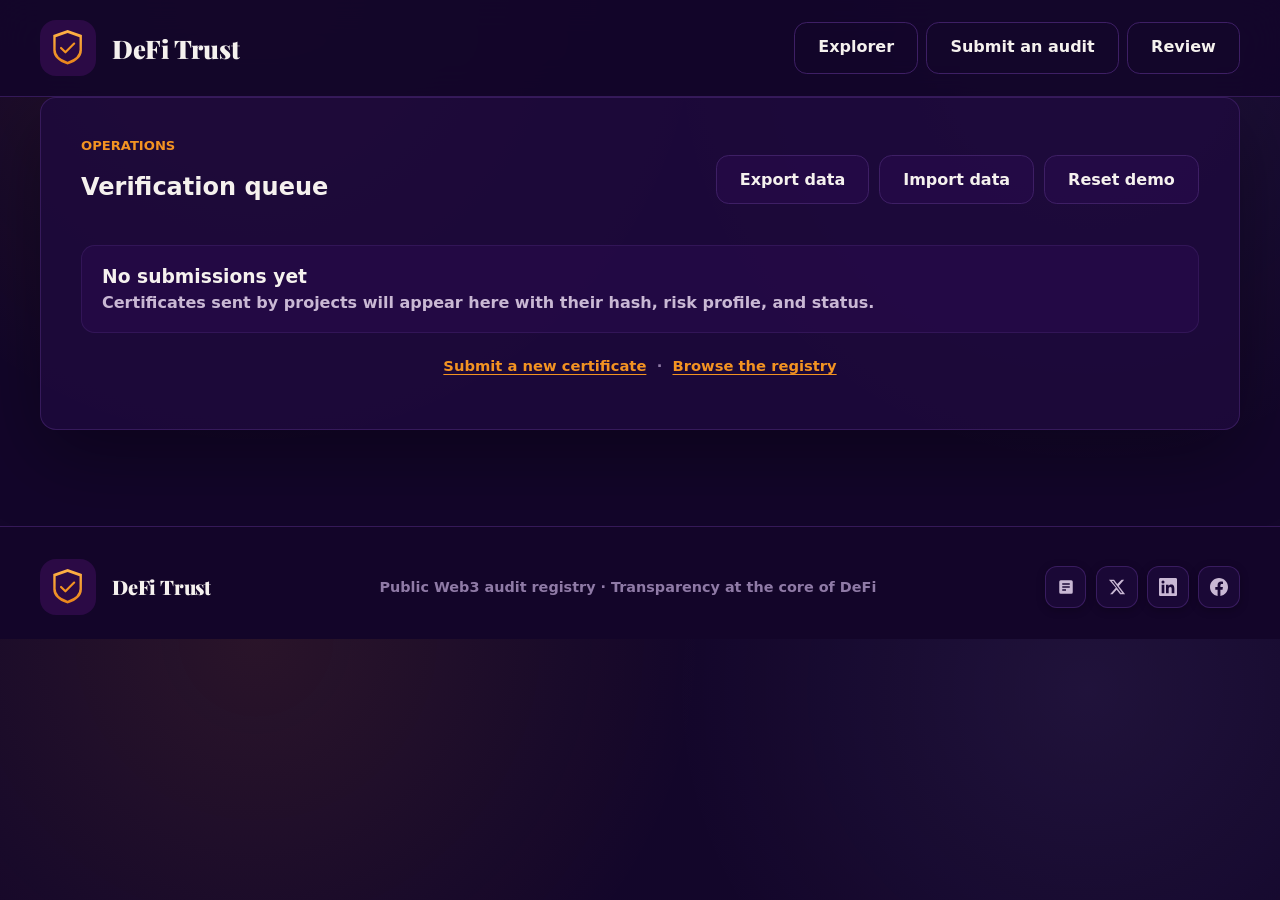
<file: review.html>
<!doctype html>
<html lang="en">
  <head>
    <meta charset="UTF-8" />
    <meta name="viewport" content="width=device-width, initial-scale=1.0" />

    <meta name="robots" content="noindex, nofollow" />
    <title>Verification queue — DeFiTrust</title>
    <meta name="description" content="DeFiTrust operations dashboard — review, approve, and manage submitted audit certificates." />
    <link rel="canonical" href="https://defitrust.vercel.app/review.html" />

    <!-- Google tag (gtag.js) -->
    <script async src="https://www.googletagmanager.com/gtag/js?id=G-XN7J2KHP91"></script>
    <script>
      window.dataLayer = window.dataLayer || [];
      function gtag(){dataLayer.push(arguments);}
      gtag('js', new Date());
      gtag('config', 'G-XN7J2KHP91');
    </script>

    <link rel="icon" href="/logo.svg" type="image/svg+xml" sizes="any" />
    <link rel="icon" href="/logo.svg" sizes="192x192" />
    <link rel="icon" href="/logo.svg" sizes="32x32" />
    <link rel="apple-touch-icon" href="/logo.svg" sizes="180x180" />
    <meta name="theme-color" content="#13062a" />
    <link rel="preconnect" href="https://fonts.googleapis.com" />
    <link rel="preconnect" href="https://fonts.gstatic.com" crossorigin />
    <link rel="stylesheet" href="https://fonts.googleapis.com/css2?family=Playfair+Display:wght@900&display=swap" />
    <link rel="preload" href="/styles.css?v=6" as="style" />
    <link rel="stylesheet" href="/styles.css?v=6" media="print" onload="this.onload=null;this.media='all'" />
    <noscript><link rel="stylesheet" href="/styles.css?v=6" /></noscript>
  </head>
  <body>
    <header class="site-header">
      <div class="site-header-inner">
        <a class="brand" href="/" aria-label="DeFiTrust home" title="DeFiTrust home">
          <span class="brand-mark" aria-hidden="true">
            <svg viewBox="220 130 240 295" role="img" xmlns="http://www.w3.org/2000/svg">
              <defs>
                <linearGradient id="shieldGradHdr" x1="0%" y1="0%" x2="0%" y2="100%">
                  <stop offset="0%" stop-color="#FFB347"/>
                  <stop offset="100%" stop-color="#E8841A"/>
                </linearGradient>
              </defs>
              <path d="M 340 130 L 460 172 L 460 300 Q 460 380 340 420 Q 220 380 220 300 L 220 172 Z" fill="url(#shieldGradHdr)"/>
              <path d="M 340 156 L 440 191 L 440 296 Q 440 363 340 396 Q 240 363 240 296 L 240 191 Z" fill="#2B0A45"/>
              <path d="M 285 280 L 322 317 L 395 244" fill="none" stroke="#F39322" stroke-width="18" stroke-linecap="round" stroke-linejoin="round"/>
            </svg>
          </span>
          <span>DeFi Trust</span>
        </a>
        <nav class="header-actions" id="mainNav" aria-label="Main navigation">
          <a href="/#explorer" title="Browse the DeFiTrust protocol explorer">Explorer</a>
          <a href="/submit.html" title="Submit your DeFi audit certificate to DeFiTrust">Submit an audit</a>
          <a href="/review.html" aria-current="page" title="Check your audit submission status">Review</a>
        </nav>
        <button class="nav-toggle" id="navToggle" aria-label="Toggle navigation" aria-expanded="false" aria-controls="mainNav">
          <span class="nav-toggle-bar"></span>
          <span class="nav-toggle-bar"></span>
          <span class="nav-toggle-bar"></span>
        </button>
      </div>
    </header>
    <script>
      (function() {
        var toggle = document.getElementById('navToggle');
        var header = toggle && toggle.closest('.site-header');
        if (!toggle) return;
        toggle.addEventListener('click', function() {
          var open = header.classList.toggle('nav-open');
          toggle.setAttribute('aria-expanded', open);
        });
        document.addEventListener('click', function(e) {
          if (header && !header.contains(e.target)) {
            header.classList.remove('nav-open');
            toggle.setAttribute('aria-expanded', 'false');
          }
        });
        document.querySelectorAll('#mainNav a').forEach(function(a) {
          a.addEventListener('click', function() {
            header.classList.remove('nav-open');
            toggle.setAttribute('aria-expanded', 'false');
          });
        });
      })();
    </script>

    <main>
      <section class="review-section" id="review" aria-labelledby="review-title">
        <div class="section-heading">
          <div>
            <p class="eyebrow">Operations</p>
            <h1 id="review-title">Verification queue</h1>
          </div>
          <div class="review-tools">
            <button class="button secondary compact" id="exportData" type="button">Export data</button>
            <label class="button secondary compact import-trigger" for="importData">Import data</label>
            <input id="importData" class="hidden-input" type="file" accept="application/json,.json" />
            <button class="button secondary compact" id="resetDemo" type="button">Reset demo</button>
          </div>
        </div>
        <div class="review-board" id="reviewBoard" aria-live="polite"></div>
        <p style="margin-top:1.5rem;font-size:0.92rem;color:var(--soft);font-weight:700;text-align:center;">
          <a href="/submit.html" style="color:var(--mint);text-decoration:underline;text-underline-offset:3px;" title="Submit your DeFi audit certificate to DeFiTrust">Submit a new certificate</a>
          &nbsp;·&nbsp;
          <a href="/#explorer" title="Browse all certified DeFi protocols" style="color:var(--mint);text-decoration:underline;text-underline-offset:3px;">Browse the registry</a>
        </p>
      </section>
    </main>

    <script src="/app.js?v=3" defer></script>

    <footer class="site-footer">
      <div class="site-footer-inner">
        <a class="brand brand-footer" href="/" aria-label="DeFiTrust home" title="DeFiTrust home">
          <span class="brand-mark" aria-hidden="true">
            <svg viewBox="220 130 240 295" role="img" xmlns="http://www.w3.org/2000/svg">
              <defs>
                <linearGradient id="shieldGradFtr" x1="0%" y1="0%" x2="0%" y2="100%">
                  <stop offset="0%" stop-color="#FFB347"/>
                  <stop offset="100%" stop-color="#E8841A"/>
                </linearGradient>
              </defs>
              <path d="M 340 130 L 460 172 L 460 300 Q 460 380 340 420 Q 220 380 220 300 L 220 172 Z" fill="url(#shieldGradFtr)"/>
              <path d="M 340 156 L 440 191 L 440 296 Q 440 363 340 396 Q 240 363 240 296 L 240 191 Z" fill="#2B0A45"/>
              <path d="M 285 280 L 322 317 L 395 244" fill="none" stroke="#F39322" stroke-width="18" stroke-linecap="round" stroke-linejoin="round"/>
            </svg>
          </span>
          <span>DeFi Trust</span>
        </a>
        <p class="footer-copy">Public Web3 audit registry · Transparency at the core of DeFi</p>
        <nav class="footer-nav" aria-label="Social networks">
          <a href="/blog.html" aria-label="Blog" title="Read the DeFiTrust blog">
            <svg viewBox="0 0 24 24" fill="currentColor" width="18" height="18"><path d="M19 3H5a2 2 0 0 0-2 2v14a2 2 0 0 0 2 2h14a2 2 0 0 0 2-2V5a2 2 0 0 0-2-2Zm-7 14H7v-2h5v2Zm5-4H7v-2h10v2Zm0-4H7V7h10v2Z"/></svg>
          </a>
          <a href="https://x.com/TrustDeFii" target="_blank" rel="noreferrer" aria-label="X (Twitter)" title="Follow DeFiTrust on X (Twitter)">
            <svg viewBox="0 0 24 24" fill="currentColor" width="18" height="18"><path d="M18.244 2.25h3.308l-7.227 8.26 8.502 11.24H16.17l-4.714-6.231-5.401 6.231H2.744l7.73-8.835L1.254 2.25H8.08l4.253 5.622 5.91-5.622Zm-1.161 17.52h1.833L7.084 4.126H5.117z"/></svg>
          </a>
          <a href="https://www.linkedin.com/company/defi-trust" target="_blank" rel="noreferrer" aria-label="LinkedIn" title="Follow DeFiTrust on LinkedIn">
            <svg viewBox="0 0 24 24" fill="currentColor" width="18" height="18"><path d="M20.447 20.452h-3.554v-5.569c0-1.328-.027-3.037-1.852-3.037-1.853 0-2.136 1.445-2.136 2.939v5.667H9.351V9h3.414v1.561h.046c.477-.9 1.637-1.85 3.37-1.85 3.605 0 4.267 2.372 4.267 5.455v6.286zM5.337 7.433a2.062 2.062 0 0 1-2.063-2.065 2.064 2.064 0 1 1 2.063 2.065zm1.782 13.019H3.555V9h3.564v11.452zM22.225 0H1.771C.792 0 0 .774 0 1.729v20.542C0 23.227.792 24 1.771 24h20.451C23.2 24 24 23.227 24 22.271V1.729C24 .774 23.2 0 22.225 0z"/></svg>
          </a>
          <a href="https://www.facebook.com/profile.php?id=61589206361091" target="_blank" rel="noreferrer" aria-label="Facebook" title="Follow DeFiTrust on Facebook">
            <svg viewBox="0 0 24 24" fill="currentColor" width="18" height="18"><path d="M24 12.073C24 5.405 18.627 0 12 0S0 5.405 0 12.073C0 18.1 4.388 23.094 10.125 24v-8.437H7.078v-3.49h3.047V9.41c0-3.025 1.792-4.697 4.533-4.697 1.312 0 2.686.235 2.686.235v2.97h-1.513c-1.491 0-1.956.93-1.956 1.886v2.269h3.328l-.532 3.49h-2.796V24C19.612 23.094 24 18.1 24 12.073z"/></svg>
          </a>
        </nav>
      </div>
    </footer>
  </body>
</html>
</file>
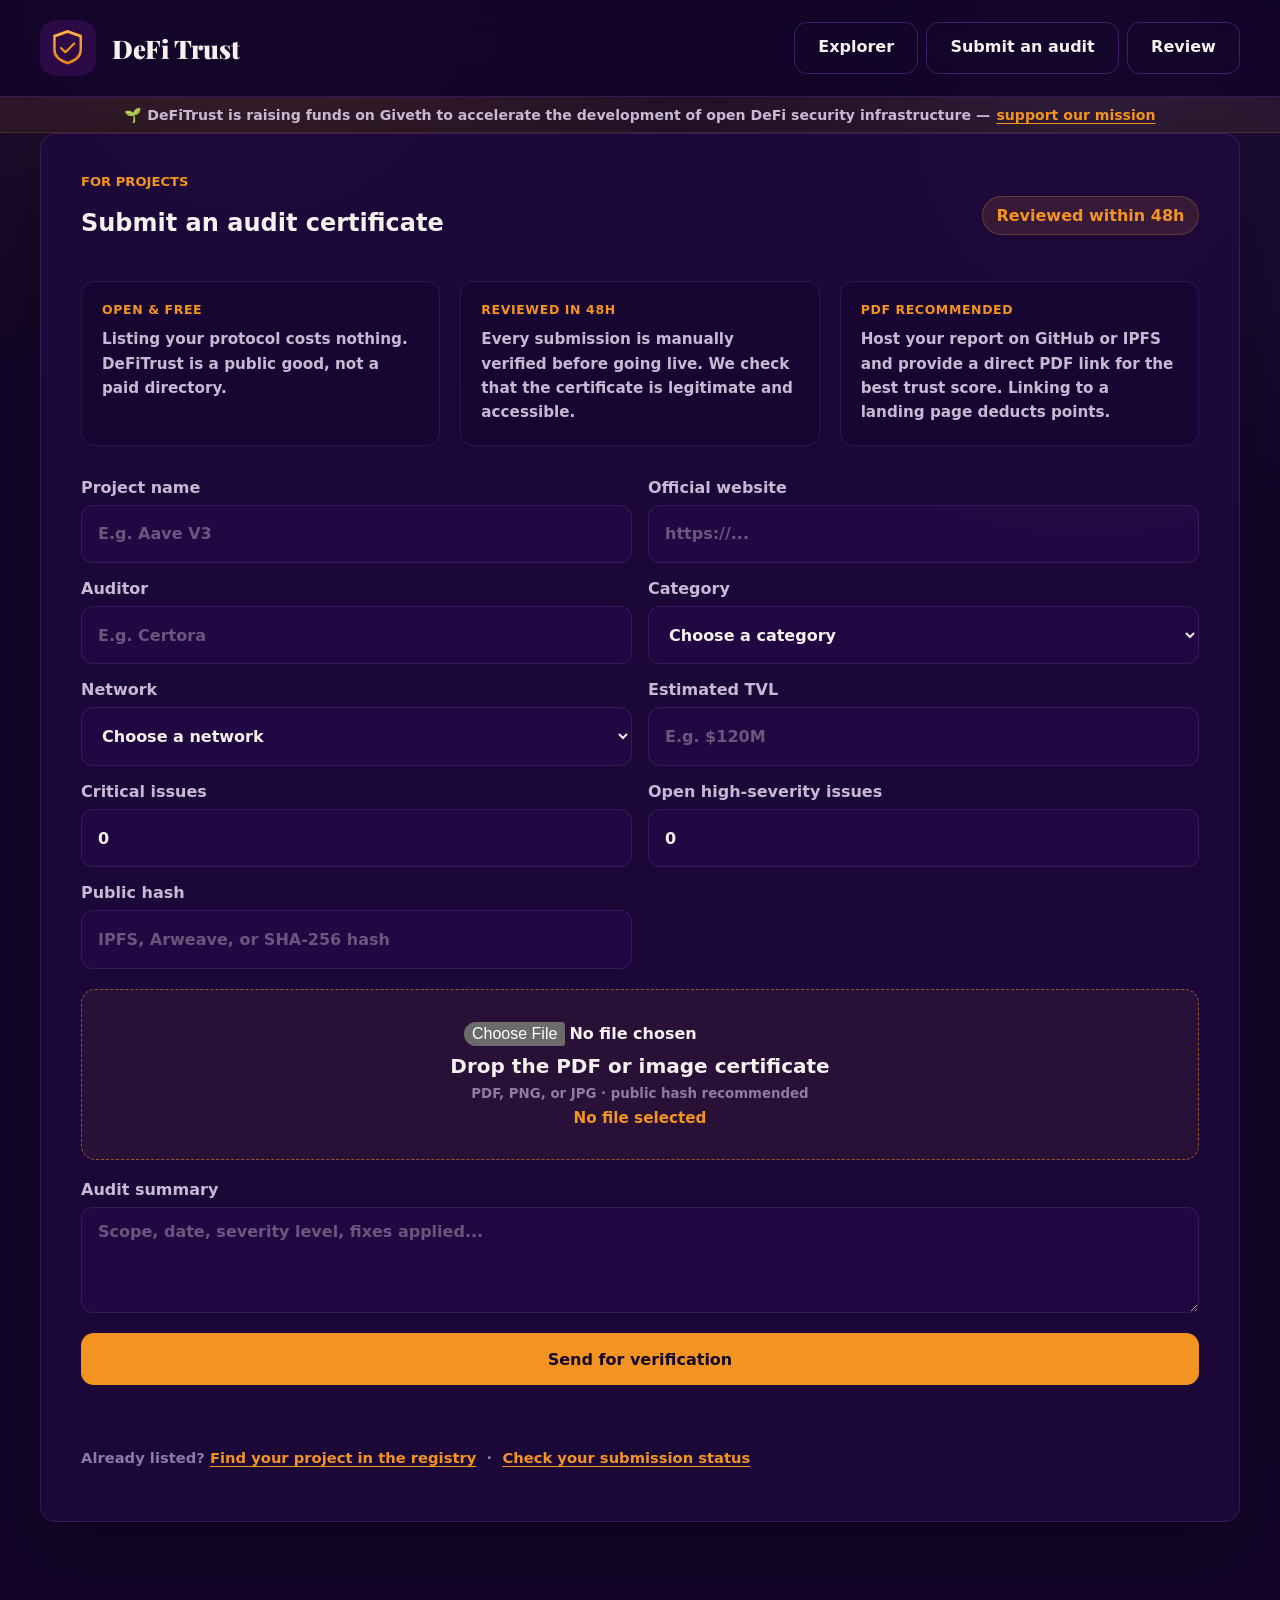
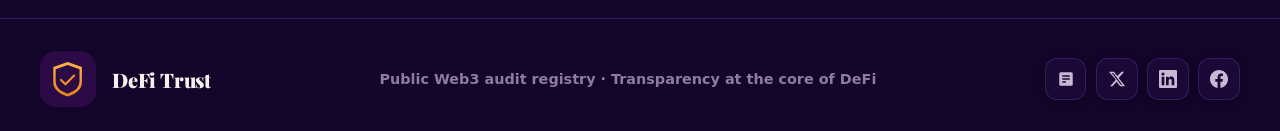
<file: submit.html>
<!doctype html>
<html lang="en">
  <head>
    <meta charset="UTF-8" />
    <meta name="viewport" content="width=device-width, initial-scale=1.0" />

    <meta name="robots" content="index, follow" />
    <title>Submit an audit certificate — DeFiTrust</title>
    <meta name="description" content="Submit your DeFi protocol's audit certificate to the DeFiTrust public registry. Reviewed within 48 hours — free, open, and transparent." />
    <link rel="canonical" href="https://defitrust.vercel.app/submit.html" />

    <meta property="og:type" content="website" />
    <meta property="og:url" content="https://defitrust.vercel.app/submit.html" />
    <meta property="og:title" content="Submit an audit certificate — DeFiTrust" />
    <meta property="og:description" content="Publish your DeFi protocol's audit certificate to the open DeFiTrust registry. Reviewed within 48 hours." />
    <meta property="og:image" content="https://defitrust.vercel.app/logo.svg" />
    <meta property="og:site_name" content="DeFiTrust" />

    <meta name="twitter:card" content="summary" />
    <meta name="twitter:site" content="@TrustDeFii" />
    <meta name="twitter:title" content="Submit an audit certificate — DeFiTrust" />
    <meta name="twitter:description" content="Publish your DeFi protocol's audit certificate to the open DeFiTrust registry. Reviewed within 48 hours." />
    <meta name="twitter:image" content="https://defitrust.vercel.app/logo.svg" />

    <!-- Google tag (gtag.js) -->
    <script async src="https://www.googletagmanager.com/gtag/js?id=G-XN7J2KHP91"></script>
    <script>
      window.dataLayer = window.dataLayer || [];
      function gtag(){dataLayer.push(arguments);}
      gtag('js', new Date());
      gtag('config', 'G-XN7J2KHP91');
    </script>

    <link rel="icon" href="/logo.svg" type="image/svg+xml" sizes="any" />
    <link rel="icon" href="/logo.svg" sizes="192x192" />
    <link rel="icon" href="/logo.svg" sizes="32x32" />
    <link rel="apple-touch-icon" href="/logo.svg" sizes="180x180" />
    <meta name="theme-color" content="#13062a" />
    <link rel="preconnect" href="https://fonts.googleapis.com" />
    <link rel="preconnect" href="https://fonts.gstatic.com" crossorigin />
    <link rel="stylesheet" href="https://fonts.googleapis.com/css2?family=Playfair+Display:wght@900&display=swap" />
    <link rel="preload" href="/styles.css?v=6" as="style" />
    <link rel="stylesheet" href="/styles.css?v=6" media="print" onload="this.onload=null;this.media='all'" />
    <noscript><link rel="stylesheet" href="/styles.css?v=6" /></noscript>
  </head>
  <body>
    <header class="site-header">
      <div class="site-header-inner">
        <a class="brand" href="/" aria-label="DeFiTrust home" title="DeFiTrust home">
          <span class="brand-mark" aria-hidden="true">
            <svg viewBox="220 130 240 295" role="img" xmlns="http://www.w3.org/2000/svg">
              <defs>
                <linearGradient id="shieldGradHdr" x1="0%" y1="0%" x2="0%" y2="100%">
                  <stop offset="0%" stop-color="#FFB347"/>
                  <stop offset="100%" stop-color="#E8841A"/>
                </linearGradient>
              </defs>
              <path d="M 340 130 L 460 172 L 460 300 Q 460 380 340 420 Q 220 380 220 300 L 220 172 Z" fill="url(#shieldGradHdr)"/>
              <path d="M 340 156 L 440 191 L 440 296 Q 440 363 340 396 Q 240 363 240 296 L 240 191 Z" fill="#2B0A45"/>
              <path d="M 285 280 L 322 317 L 395 244" fill="none" stroke="#F39322" stroke-width="18" stroke-linecap="round" stroke-linejoin="round"/>
            </svg>
          </span>
          <span>DeFi Trust</span>
        </a>
        <nav class="header-actions" id="mainNav" aria-label="Main navigation">
          <a href="/#explorer" title="Browse the DeFiTrust protocol explorer">Explorer</a>
          <a href="/submit.html" aria-current="page" title="Submit your DeFi audit certificate to DeFiTrust">Submit an audit</a>
          <a href="/review.html" title="Check your audit submission status">Review</a>
        </nav>
        <button class="nav-toggle" id="navToggle" aria-label="Toggle navigation" aria-expanded="false" aria-controls="mainNav">
          <span class="nav-toggle-bar"></span>
          <span class="nav-toggle-bar"></span>
          <span class="nav-toggle-bar"></span>
        </button>
      </div>
    </header>
    <script>
      (function() {
        var toggle = document.getElementById('navToggle');
        var header = toggle && toggle.closest('.site-header');
        if (!toggle) return;
        toggle.addEventListener('click', function() {
          var open = header.classList.toggle('nav-open');
          toggle.setAttribute('aria-expanded', open);
        });
        document.addEventListener('click', function(e) {
          if (header && !header.contains(e.target)) {
            header.classList.remove('nav-open');
            toggle.setAttribute('aria-expanded', 'false');
          }
        });
        document.querySelectorAll('#mainNav a').forEach(function(a) {
          a.addEventListener('click', function() {
            header.classList.remove('nav-open');
            toggle.setAttribute('aria-expanded', 'false');
          });
        });
      })();
    </script>

    <div class="announce-bar">
      <span>🌱 DeFiTrust is raising funds on Giveth to accelerate the development of open DeFi security infrastructure —</span>
      <a href="https://giveth.io/project/defi-trust" target="_blank" rel="noreferrer" title="Support DeFiTrust on Giveth">support our mission</a>
    </div>

    <main>
      <section class="submit-section" id="submit" aria-labelledby="submit-title">
        <div class="section-heading">
          <div>
            <p class="eyebrow">For projects</p>
            <h1 id="submit-title">Submit an audit certificate</h1>
          </div>
          <span class="review-badge">Reviewed within 48h</span>
        </div>

        <div class="card-grid">
          <div class="info-card info-card--dim">
            <div class="card-label">Open &amp; free</div>
            <p>Listing your protocol costs nothing. DeFiTrust is a public good, not a paid directory.</p>
          </div>
          <div class="info-card info-card--dim">
            <div class="card-label">Reviewed in 48h</div>
            <p>Every submission is manually verified before going live. We check that the certificate is legitimate and accessible.</p>
          </div>
          <div class="info-card info-card--dim">
            <div class="card-label">PDF recommended</div>
            <p>Host your report on GitHub or IPFS and provide a direct PDF link for the best trust score. Linking to a landing page deducts points.</p>
          </div>
        </div>

        <form class="submit-form" id="auditForm">
          <div class="form-grid">
            <label>
              Project name
              <input name="project" required placeholder="E.g. Aave V3" />
            </label>
            <label>
              Official website
              <input name="website" type="url" required placeholder="https://..." />
            </label>
            <label>
              Auditor
              <input name="auditor" required placeholder="E.g. Certora" />
            </label>
            <label>
              Category
              <select name="category" required>
                <option value="">Choose a category</option>
                <optgroup label="Trading">
                  <option>Dexs</option>
                  <option>DEX Aggregator</option>
                  <option>Derivatives</option>
                  <option>Options</option>
                  <option>Options Vault</option>
                  <option>Prediction Market</option>
                  <option>Basis Trading</option>
                </optgroup>
                <optgroup label="Lending &amp; Credit">
                  <option>Lending</option>
                  <option>CDP</option>
                  <option>Uncollateralized Lending</option>
                  <option>NFT Lending</option>
                  <option>RWA Lending</option>
                  <option>Leveraged Farming</option>
                </optgroup>
                <optgroup label="Yield &amp; Liquidity">
                  <option>Yield</option>
                  <option>Yield Aggregator</option>
                  <option>Farm</option>
                  <option>Liquidity Manager</option>
                  <option>Indexes</option>
                </optgroup>
                <optgroup label="Stablecoins &amp; Assets">
                  <option>Stablecoin Issuer</option>
                  <option>Algo-Stables</option>
                  <option>Synthetics</option>
                  <option>Reserve Currency</option>
                  <option>RWA</option>
                  <option>CeDeFi</option>
                </optgroup>
                <optgroup label="Staking &amp; Infrastructure">
                  <option>Liquid Staking</option>
                  <option>Restaking</option>
                  <option>Liquid Restaking</option>
                  <option>Bridge</option>
                  <option>Bridge Aggregator</option>
                  <option>Cross Chain Bridge</option>
                  <option>Canonical Bridge</option>
                  <option>Oracle</option>
                  <option>Launchpad</option>
                </optgroup>
                <optgroup label="NFT &amp; Gaming">
                  <option>NFT Marketplace</option>
                  <option>NFT Launchpad</option>
                  <option>Gaming</option>
                </optgroup>
                <optgroup label="Other">
                  <option>Insurance</option>
                  <option>Payments</option>
                  <option>Privacy</option>
                  <option>AI Agents</option>
                  <option>DePIN</option>
                  <option>Other</option>
                </optgroup>
              </select>
            </label>
            <label>
              Network
              <select name="network" required>
                <option value="">Choose a network</option>
                <optgroup label="EVM — Mainnet">
                  <option>Ethereum</option>
                  <option>BNB Chain</option>
                  <option>Avalanche</option>
                  <option>Fantom</option>
                  <option>Gnosis</option>
                  <option>Cronos</option>
                  <option>Celo</option>
                  <option>Harmony</option>
                </optgroup>
                <optgroup label="EVM — Layer 2">
                  <option>Arbitrum</option>
                  <option>Base</option>
                  <option>Optimism</option>
                  <option>Polygon</option>
                  <option>zkSync Era</option>
                  <option>Polygon zkEVM</option>
                  <option>Linea</option>
                  <option>Scroll</option>
                  <option>Mantle</option>
                  <option>Blast</option>
                  <option>Mode</option>
                  <option>Taiko</option>
                  <option>Berachain</option>
                  <option>Sonic</option>
                  <option>Metis</option>
                  <option>Starknet</option>
                </optgroup>
                <optgroup label="Non-EVM">
                  <option>Solana</option>
                  <option>Sui</option>
                  <option>Aptos</option>
                  <option>Near</option>
                  <option>Cosmos</option>
                  <option>Tron</option>
                  <option>TON</option>
                  <option>Algorand</option>
                  <option>Cardano</option>
                  <option>Polkadot</option>
                  <option>Stellar</option>
                  <option>Bitcoin</option>
                </optgroup>
                <optgroup label="Other">
                  <option>Multi-chain</option>
                  <option>Other</option>
                </optgroup>
              </select>
            </label>
            <label>
              Estimated TVL
              <input name="tvl" placeholder="E.g. $120M" />
            </label>
            <label>
              Critical issues
              <input name="critical" type="number" min="0" value="0" />
            </label>
            <label>
              Open high-severity issues
              <input name="high" type="number" min="0" value="0" />
            </label>
            <label>
              Public hash
              <input name="hash" placeholder="IPFS, Arweave, or SHA-256 hash" />
            </label>
          </div>

          <label class="upload-box" for="certificateFile">
            <input id="certificateFile" name="certificate" type="file" accept=".pdf,.png,.jpg,.jpeg" required />
            <span>Drop the PDF or image certificate</span>
            <small>PDF, PNG, or JPG · public hash recommended</small>
            <strong id="fileStatus">No file selected</strong>
          </label>

          <label>
            Audit summary
            <textarea name="summary" rows="4" placeholder="Scope, date, severity level, fixes applied..."></textarea>
          </label>

          <button class="button primary" type="submit">Send for verification</button>
          <p class="form-status" id="formStatus" role="status"></p>
        </form>
        <p style="margin-top:1.25rem;font-size:0.92rem;color:var(--soft);font-weight:700;">
          Already listed? <a href="/#explorer" title="Find your project in the DeFiTrust registry" style="color:var(--mint);text-decoration:underline;text-underline-offset:3px;">Find your project in the registry</a>
          &nbsp;·&nbsp;
          <a href="/review.html" style="color:var(--mint);text-decoration:underline;text-underline-offset:3px;" title="Check your audit submission status">Check your submission status</a>
        </p>
      </section>
    </main>

    <script src="/app.js?v=3" defer></script>

    <footer class="site-footer">
      <div class="site-footer-inner">
        <a class="brand brand-footer" href="/" aria-label="DeFiTrust home" title="DeFiTrust home">
          <span class="brand-mark" aria-hidden="true">
            <svg viewBox="220 130 240 295" role="img" xmlns="http://www.w3.org/2000/svg">
              <defs>
                <linearGradient id="shieldGradFtr" x1="0%" y1="0%" x2="0%" y2="100%">
                  <stop offset="0%" stop-color="#FFB347"/>
                  <stop offset="100%" stop-color="#E8841A"/>
                </linearGradient>
              </defs>
              <path d="M 340 130 L 460 172 L 460 300 Q 460 380 340 420 Q 220 380 220 300 L 220 172 Z" fill="url(#shieldGradFtr)"/>
              <path d="M 340 156 L 440 191 L 440 296 Q 440 363 340 396 Q 240 363 240 296 L 240 191 Z" fill="#2B0A45"/>
              <path d="M 285 280 L 322 317 L 395 244" fill="none" stroke="#F39322" stroke-width="18" stroke-linecap="round" stroke-linejoin="round"/>
            </svg>
          </span>
          <span>DeFi Trust</span>
        </a>
        <p class="footer-copy">Public Web3 audit registry · Transparency at the core of DeFi</p>
        <nav class="footer-nav" aria-label="Social networks">
          <a href="/blog.html" aria-label="Blog" title="Read the DeFiTrust blog">
            <svg viewBox="0 0 24 24" fill="currentColor" width="18" height="18"><path d="M19 3H5a2 2 0 0 0-2 2v14a2 2 0 0 0 2 2h14a2 2 0 0 0 2-2V5a2 2 0 0 0-2-2Zm-7 14H7v-2h5v2Zm5-4H7v-2h10v2Zm0-4H7V7h10v2Z"/></svg>
          </a>
          <a href="https://x.com/TrustDeFii" target="_blank" rel="noreferrer" aria-label="X (Twitter)" title="Follow DeFiTrust on X (Twitter)">
            <svg viewBox="0 0 24 24" fill="currentColor" width="18" height="18"><path d="M18.244 2.25h3.308l-7.227 8.26 8.502 11.24H16.17l-4.714-6.231-5.401 6.231H2.744l7.73-8.835L1.254 2.25H8.08l4.253 5.622 5.91-5.622Zm-1.161 17.52h1.833L7.084 4.126H5.117z"/></svg>
          </a>
          <a href="https://www.linkedin.com/company/defi-trust" target="_blank" rel="noreferrer" aria-label="LinkedIn" title="Follow DeFiTrust on LinkedIn">
            <svg viewBox="0 0 24 24" fill="currentColor" width="18" height="18"><path d="M20.447 20.452h-3.554v-5.569c0-1.328-.027-3.037-1.852-3.037-1.853 0-2.136 1.445-2.136 2.939v5.667H9.351V9h3.414v1.561h.046c.477-.9 1.637-1.85 3.37-1.85 3.605 0 4.267 2.372 4.267 5.455v6.286zM5.337 7.433a2.062 2.062 0 0 1-2.063-2.065 2.064 2.064 0 1 1 2.063 2.065zm1.782 13.019H3.555V9h3.564v11.452zM22.225 0H1.771C.792 0 0 .774 0 1.729v20.542C0 23.227.792 24 1.771 24h20.451C23.2 24 24 23.227 24 22.271V1.729C24 .774 23.2 0 22.225 0z"/></svg>
          </a>
          <a href="https://www.facebook.com/profile.php?id=61589206361091" target="_blank" rel="noreferrer" aria-label="Facebook" title="Follow DeFiTrust on Facebook">
            <svg viewBox="0 0 24 24" fill="currentColor" width="18" height="18"><path d="M24 12.073C24 5.405 18.627 0 12 0S0 5.405 0 12.073C0 18.1 4.388 23.094 10.125 24v-8.437H7.078v-3.49h3.047V9.41c0-3.025 1.792-4.697 4.533-4.697 1.312 0 2.686.235 2.686.235v2.97h-1.513c-1.491 0-1.956.93-1.956 1.886v2.269h3.328l-.532 3.49h-2.796V24C19.612 23.094 24 18.1 24 12.073z"/></svg>
          </a>
        </nav>
      </div>
    </footer>
  </body>
</html>
</file>
<file: styles.css>
:root {
  color-scheme: dark;
  --bg: #13062a;
  --surface: #1e0a3c;
  --surface-strong: #2b0d52;
  --line: #3e1f65;
  --text: #f5f1ee;
  --muted: #c9b8d4;
  --soft: #8f7aa6;
  --mint: #f39322;
  --mint-dark: #a85a0a;
  --blue: #b49dff;
  --rose: #f7a9c4;
  --amber: #ffb347;
  --shadow: 0 24px 80px rgba(0, 0, 0, 0.36);
}

* {
  box-sizing: border-box;
}

html {
  scroll-behavior: smooth;
}

body {
  margin: 0;
  min-width: 320px;
  background:
    radial-gradient(circle at 20% 0%, rgba(243, 147, 34, 0.1), transparent 28rem),
    radial-gradient(circle at 85% 8%, rgba(180, 157, 255, 0.08), transparent 26rem),
    var(--bg);
  color: var(--text);
  font-family: Inter, ui-sans-serif, system-ui, -apple-system, BlinkMacSystemFont, "Segoe UI", sans-serif;
}

a {
  color: inherit;
  text-decoration: none;
}

button,
input,
select,
textarea {
  font: inherit;
}

.site-header {
  position: sticky;
  top: 0;
  z-index: 10;
  border-bottom: 1px solid rgba(62, 31, 101, 0.8);
  background: rgba(19, 6, 42, 0.92);
  backdrop-filter: blur(18px);
}

.site-header-inner {
  display: flex;
  align-items: center;
  justify-content: space-between;
  gap: 1rem;
  width: min(100% - 3rem, 1200px);
  margin: 0 auto;
  padding: 1.25rem 0;
}

.announce-bar {
  display: flex;
  align-items: center;
  justify-content: center;
  gap: 0.4rem;
  padding: 0.6rem 1rem;
  background: rgba(243, 147, 34, 0.08);
  border-bottom: 1px solid rgba(243, 147, 34, 0.18);
  color: var(--muted);
  font-size: 0.88rem;
  font-weight: 750;
  text-align: center;
  flex-wrap: wrap;
}

.announce-bar a {
  color: var(--mint);
  font-weight: 900;
  text-decoration: underline;
  text-underline-offset: 3px;
  transition: opacity 180ms ease;
}

.announce-bar a:hover {
  opacity: 0.75;
}

.brand,
.header-actions,
.hero-actions,
.section-heading,
.toolbar,
.audit-card-header,
.score-line,
.review-actions {
  display: flex;
  align-items: center;
}

.brand {
  gap: 1rem;
  font-size: clamp(1.35rem, 2vw, 1.85rem);
  font-weight: 800;
}

.brand > span:not(.brand-mark) {
  font-family: 'Playfair Display', Georgia, serif;
  font-weight: 900;
  letter-spacing: -0.01em;
}

.brand-mark {
  display: grid;
  place-items: center;
  width: 3.5rem;
  height: 3.5rem;
  border-radius: 1rem;
  background: #2B0A45;
  overflow: hidden;
}

.brand-mark svg {
  width: 2.2rem;
  height: 2.2rem;
}

.header-actions {
  gap: 0.5rem;
}

.header-actions a,
.button {
  min-height: 3.25rem;
  padding: 0.85rem 1.45rem;
  border: 1px solid var(--line);
  border-radius: 0.8rem;
  color: var(--text);
  font-weight: 800;
  cursor: pointer;
  transition: transform 180ms ease, border-color 180ms ease, background 180ms ease;
}

.header-actions a:hover,
.button:hover {
  transform: translateY(-1px);
  border-color: rgba(52, 211, 153, 0.75);
}

main {
  width: min(100% - 3rem, 1200px);
  margin: 0 auto;
  padding-bottom: 2rem;
}

.hero {
  display: grid;
  grid-template-columns: minmax(0, 1.35fr) minmax(18rem, 0.65fr);
  gap: clamp(2rem, 5vw, 5rem);
  align-items: center;
  min-height: 33rem;
  padding: clamp(4rem, 8vw, 7rem) 0 3rem;
}

.eyebrow {
  margin: 0 0 0.85rem;
  color: var(--mint);
  font-size: 0.82rem;
  font-weight: 900;
  letter-spacing: 0;
  text-transform: uppercase;
}

.hero h1,
.section-heading h2,
.empty-detail h2 {
  margin: 0;
  letter-spacing: 0;
}

.hero h1 {
  max-width: 920px;
  font-size: clamp(3rem, 6vw, 5.9rem);
  line-height: 0.96;
}

.hero p:not(.eyebrow) {
  max-width: 760px;
  margin: 1.35rem 0 0;
  color: var(--muted);
  font-size: clamp(1.1rem, 2vw, 1.55rem);
  line-height: 1.45;
  font-weight: 650;
}

.hero-actions {
  flex-wrap: wrap;
  gap: 0.85rem;
  margin-top: 2rem;
}

.button {
  display: inline-flex;
  align-items: center;
  justify-content: center;
  border-radius: 0.8rem;
  background: transparent;
}

.button.primary {
  border-color: transparent;
  background: var(--mint);
  color: #13062a;
}

.button.secondary {
  background: rgba(43, 10, 80, 0.5);
}

.button.compact {
  min-height: 2.85rem;
  white-space: nowrap;
}

.hidden-input {
  position: absolute;
  width: 1px;
  height: 1px;
  overflow: hidden;
  opacity: 0;
  pointer-events: none;
}

.trust-panel,
.stats article,
.project-card,
.audit-detail,
.explorer-section,
.submit-section,
.review-section {
  border: 1px solid rgba(62, 31, 101, 0.8);
  background: rgba(30, 10, 60, 0.85);
  box-shadow: var(--shadow);
}

.trust-panel {
  padding: 1.5rem;
  border-radius: 1rem;
}

.trust-panel strong {
  display: block;
  margin: 0.35rem 0;
  font-size: clamp(1.7rem, 3vw, 2.45rem);
}

.trust-panel span,
.panel-grid {
  color: var(--muted);
  font-weight: 700;
}

.panel-label {
  color: var(--mint);
}

.panel-grid {
  display: grid;
  grid-template-columns: 1fr auto;
  gap: 0.7rem 1rem;
  margin-top: 1.5rem;
  padding-top: 1.25rem;
  border-top: 1px solid var(--line);
}

code {
  color: var(--text);
  font-size: 0.95rem;
}

.stats {
  display: grid;
  grid-template-columns: repeat(3, 1fr);
  gap: 1.5rem;
  margin-bottom: 3rem;
}

.stats article {
  min-height: 9.5rem;
  padding: 2rem;
  border-radius: 0.9rem;
  text-align: center;
}

.stats strong {
  display: block;
  font-size: clamp(2.5rem, 5vw, 4.2rem);
}

.stats span {
  color: var(--muted);
  font-size: 1.2rem;
  font-weight: 800;
}

.explorer-section,
.submit-section,
.review-section {
  scroll-margin-top: 7rem;
  border-radius: 1rem;
  margin-bottom: 3rem;
  padding: 2.5rem;
}

.section-heading {
  justify-content: space-between;
  gap: 1rem;
  margin-bottom: 1.5rem;
}

.section-heading h2,
.empty-detail h2 {
  font-size: clamp(1.9rem, 3vw, 2.8rem);
}

.toolbar {
  gap: 1rem;
  margin-bottom: 2rem;
}

.search-label {
  position: absolute;
  width: 1px;
  height: 1px;
  overflow: hidden;
  clip: rect(0, 0, 0, 0);
}

input,
select,
textarea {
  width: 100%;
  min-height: 3.65rem;
  border: 1px solid rgba(62, 31, 101, 0.8);
  border-radius: 0.75rem;
  background: rgba(43, 10, 80, 0.4);
  color: var(--text);
  padding: 0.9rem 1rem;
  outline: none;
}

input:focus,
select:focus,
textarea:focus {
  border-color: var(--mint);
  box-shadow: 0 0 0 3px rgba(243, 147, 34, 0.15);
}

input::placeholder,
textarea::placeholder {
  color: #6b567e;
}

#projectSearch {
  flex: 1;
  font-size: 1.25rem;
  font-weight: 750;
}

.toolbar select {
  max-width: 15rem;
}

.project-grid {
  display: grid;
  grid-template-columns: repeat(3, minmax(0, 1fr));
  gap: 1.5rem;
}

.project-card {
  --accent: #f39322;
  --accent-glow: rgba(243, 147, 34, 0.13);
  --accent-faint: rgba(243, 147, 34, 0.07);
  display: grid;
  gap: 1.25rem;
  padding: 1.75rem;
  border-radius: 1.1rem;
  border: 1px solid rgba(255, 255, 255, 0.06);
  border-left: 3px solid var(--accent);
  background:
    radial-gradient(ellipse at 0% 0%, var(--accent-glow) 0%, transparent 55%),
    linear-gradient(160deg, rgba(30, 9, 58, 0.98) 0%, rgba(16, 5, 36, 0.96) 100%);
  box-shadow: 0 4px 24px rgba(0, 0, 0, 0.3);
  transition: transform 220ms ease, box-shadow 220ms ease;
  cursor: default;
}

.project-card:hover {
  transform: translateY(-5px);
  box-shadow: 0 20px 56px rgba(0, 0, 0, 0.5), 0 0 0 1px var(--accent-glow);
}

.project-card:hover .avatar {
  transform: scale(1.06);
}

.project-card[data-verified="false"] {
  --accent: #b49dff;
  --accent-glow: rgba(180, 157, 255, 0.13);
  --accent-faint: rgba(180, 157, 255, 0.07);
}

.card-header {
  display: flex;
  align-items: flex-start;
  gap: 1rem;
}

.card-header-text {
  display: flex;
  flex-direction: column;
  gap: 0.2rem;
  min-width: 0;
}

.card-header-text h3 {
  margin: 0;
  font-size: 1.4rem;
  line-height: 1.2;
  overflow: hidden;
  text-overflow: ellipsis;
  white-space: nowrap;
}

.card-header-text p {
  margin: 0;
  color: var(--muted);
  font-size: 0.92rem;
  font-weight: 750;
}

.card-score {
  display: flex;
  flex-direction: column;
  gap: 0.55rem;
}

.card-stats {
  display: flex;
  align-items: center;
  gap: 0;
  padding: 0.85rem 1rem;
  border-radius: 0.65rem;
  background: var(--accent-faint);
  border: 1px solid var(--accent-glow);
}

.card-stat {
  display: flex;
  flex-direction: column;
  align-items: center;
  flex: 1;
  gap: 0.1rem;
}

.card-stat strong {
  font-size: 1.3rem;
  font-weight: 900;
  color: var(--text);
  line-height: 1;
}

.card-stat span {
  font-size: 0.78rem;
  font-weight: 800;
  color: var(--muted);
  text-transform: uppercase;
  letter-spacing: 0.04em;
}

.card-stat-divider {
  width: 1px;
  height: 2.2rem;
  background: var(--accent-glow);
  flex-shrink: 0;
}

.avatar {
  display: grid;
  place-items: center;
  flex: 0 0 auto;
  width: 4.45rem;
  height: 4.45rem;
  border-radius: 0.95rem;
  background: rgba(243, 147, 34, 0.18);
  color: #f4a84a;
  font-size: 1.35rem;
  font-weight: 900;
  overflow: hidden;
  transition: transform 200ms ease;
}

.avatar.blue {
  background: rgba(180, 157, 255, 0.18);
  color: #b49dff;
}

.avatar.rose {
  background: rgba(247, 169, 196, 0.18);
  color: #f7a9c4;
}

.avatar.amber {
  background: rgba(255, 179, 71, 0.18);
  color: #ffb347;
}

.avatar--logo {
  background: rgba(255, 255, 255, 0.96);
  padding: 0.55rem;
  box-shadow: 0 2px 10px rgba(0, 0, 0, 0.25);
}

.avatar--logo img {
  width: 100%;
  height: 100%;
  object-fit: contain;
  border-radius: 0.45rem;
  display: block;
}

.status-pill {
  display: inline-flex;
  align-items: center;
  width: max-content;
  margin-top: 0.45rem;
  padding: 0.3rem 0.7rem;
  border-radius: 999px;
  background: color-mix(in srgb, var(--accent) 14%, transparent);
  color: var(--accent);
  font-size: 0.78rem;
  font-weight: 900;
  letter-spacing: 0.02em;
  border: 1px solid color-mix(in srgb, var(--accent) 35%, transparent);
}

.status-pill.pending {
  --accent: #b49dff;
}

.risk-bar {
  overflow: hidden;
  height: 0.5rem;
  border-radius: 999px;
  background: rgba(255, 255, 255, 0.14);
}

.risk-bar span {
  display: block;
  height: 100%;
  border-radius: inherit;
  background: linear-gradient(90deg, var(--mint), #e8841a);
}

.score-line {
  justify-content: space-between;
  gap: 1rem;
  margin-bottom: 0.6rem;
  color: var(--muted);
  font-size: 0.92rem;
  font-weight: 850;
}

.score-line strong {
  color: var(--text);
}


.view-audits {
  width: 100%;
  transition: border-color 180ms ease, color 180ms ease, background 180ms ease;
}

.view-audits:hover {
  border-color: var(--accent) !important;
  color: var(--accent) !important;
  background: color-mix(in srgb, var(--accent) 10%, transparent) !important;
}

.audit-detail {
  margin-bottom: 3rem;
  padding: 2.5rem;
  border-radius: 1rem;
}

.audit-layout {
  display: grid;
  grid-template-columns: minmax(0, 0.8fr) minmax(0, 1.2fr);
  gap: 2rem;
}

.audit-summary h2 {
  margin: 0.35rem 0 0.75rem;
  font-size: clamp(2rem, 4vw, 3.5rem);
}

.audit-summary p {
  color: var(--muted);
  font-size: 1.05rem;
  line-height: 1.6;
}

.certificate-meta,
.review-meta {
  display: grid;
  grid-template-columns: auto minmax(0, 1fr);
  gap: 0.7rem 1rem;
  margin-top: 1.5rem;
  padding-top: 1.25rem;
  border-top: 1px solid var(--line);
  color: var(--muted);
  font-weight: 800;
}

.certificate-meta a,
.certificate-meta strong,
.review-meta strong {
  min-width: 0;
  color: var(--text);
  overflow-wrap: anywhere;
}

.certificate-meta code,
.review-meta code {
  min-width: 0;
  overflow-wrap: anywhere;
}

.audit-list {
  display: grid;
  gap: 1rem;
}

.audit-card {
  padding: 1.25rem;
  border: 1px solid rgba(62, 31, 101, 0.6);
  border-radius: 0.8rem;
  background: rgba(43, 10, 80, 0.5);
}

.audit-card-header {
  justify-content: space-between;
  gap: 1rem;
  margin-bottom: 0.75rem;
}

.audit-card h3 {
  margin: 0;
}

.audit-card p {
  margin: 0;
  color: var(--muted);
  line-height: 1.5;
}

.certificate-actions {
  display: flex;
  flex-wrap: wrap;
  gap: 0.6rem;
  margin-top: 1rem;
}

.certificate-note {
  margin-top: 1rem;
  color: var(--soft);
  font-size: 0.92rem;
  font-weight: 800;
}

.audit-flags {
  display: flex;
  flex-wrap: wrap;
  gap: 0.4rem;
  margin-bottom: 0.6rem;
}

.audit-flag {
  padding: 0.25rem 0.65rem;
  border-radius: 999px;
  font-size: 0.78rem;
  font-weight: 900;
  text-transform: uppercase;
  letter-spacing: 0.04em;
}

.flag-broken {
  background: rgba(247, 169, 196, 0.15);
  color: var(--rose);
  border: 1px solid rgba(247, 169, 196, 0.35);
}

.flag-outdated {
  background: rgba(244, 199, 107, 0.15);
  color: var(--amber);
  border: 1px solid rgba(244, 199, 107, 0.35);
}

.flag-no-pdf {
  background: rgba(143, 148, 139, 0.15);
  color: var(--soft);
  border: 1px solid rgba(143, 148, 139, 0.35);
}

.audit-card--broken {
  border-color: rgba(247, 169, 196, 0.3);
  background: rgba(80, 10, 40, 0.5);
}

.review-badge {
  padding: 0.55rem 0.85rem;
  border-radius: 999px;
  background: rgba(243, 147, 34, 0.12);
  color: var(--mint);
  font-weight: 900;
  border: 1px solid rgba(243, 147, 34, 0.25);
}

.submit-form {
  display: grid;
  gap: 1.25rem;
}

.form-grid {
  display: grid;
  grid-template-columns: repeat(2, minmax(0, 1fr));
  gap: 1rem;
}

label {
  display: grid;
  gap: 0.5rem;
  color: var(--muted);
  font-weight: 850;
}

.upload-box {
  justify-items: center;
  padding: 2rem;
  border: 1px dashed rgba(243, 147, 34, 0.55);
  border-radius: 0.9rem;
  background: rgba(243, 147, 34, 0.06);
  text-align: center;
  cursor: pointer;
}

.upload-box input {
  max-width: 22rem;
  min-height: auto;
  padding: 0;
  border: 0;
  background: transparent;
}

.upload-box span {
  color: var(--text);
  font-size: 1.25rem;
}

.upload-box small {
  color: var(--soft);
}

.upload-box strong {
  color: var(--mint);
  font-size: 0.95rem;
  overflow-wrap: anywhere;
}

.upload-box strong.file-error {
  color: var(--amber);
}

.form-status {
  min-height: 1.5rem;
  margin: 0;
  color: var(--mint);
  font-weight: 850;
}


.review-board {
  display: grid;
  gap: 1rem;
}

.review-tools {
  display: flex;
  flex-wrap: wrap;
  justify-content: flex-end;
  gap: 0.6rem;
}

.import-trigger {
  margin: 0;
}

.review-item {
  display: grid;
  grid-template-columns: minmax(0, 0.8fr) minmax(0, 1fr) auto;
  gap: 1rem;
  align-items: center;
  padding: 1.25rem;
  border: 1px solid rgba(62, 31, 101, 0.6);
  border-radius: 0.85rem;
  background: rgba(43, 10, 80, 0.5);
}

.review-item h3 {
  margin: 0.7rem 0 0.25rem;
  font-size: 1.35rem;
}

.review-item p,
.empty-review p,
.empty-results {
  margin: 0;
  color: var(--muted);
  font-weight: 750;
}

.review-meta {
  margin-top: 0;
  padding-top: 0;
  border-top: 0;
}

.review-actions {
  flex-wrap: wrap;
  justify-content: flex-end;
  gap: 0.6rem;
}

.review-actions .button:disabled,
.certificate-actions .button:disabled {
  cursor: not-allowed;
  opacity: 0.55;
  transform: none;
}

.empty-review,
.empty-results {
  padding: 1.25rem;
  border: 1px solid rgba(62, 31, 101, 0.6);
  border-radius: 0.85rem;
  background: rgba(43, 10, 80, 0.5);
}

.empty-review h3 {
  margin: 0 0 0.4rem;
}

.empty-detail {
  text-align: center;
  padding: 2rem 0;
}

.hidden {
  display: none;
}

.site-footer {
  border-top: 1px solid rgba(62, 31, 101, 0.8);
  background: rgba(19, 6, 42, 0.95);
  margin-top: 1rem;
}

.site-footer-inner {
  display: flex;
  align-items: center;
  justify-content: space-between;
  gap: 1.5rem;
  flex-wrap: wrap;
  width: min(100% - 3rem, 1200px);
  margin: 0 auto;
  padding: 2rem 0 1.5rem;
}

.brand-footer {
  font-size: 1.25rem;
}

.footer-copy {
  margin: 0;
  color: var(--soft);
  font-size: 0.9rem;
  font-weight: 700;
}

.footer-nav {
  display: flex;
  gap: 0.6rem;
}

.footer-nav a {
  display: flex;
  align-items: center;
  justify-content: center;
  width: 2.6rem;
  height: 2.6rem;
  border: 1px solid rgba(62, 31, 101, 0.9);
  border-radius: 0.75rem;
  background: rgba(30, 10, 60, 0.7);
  color: var(--muted);
  box-shadow: 0 2px 8px rgba(0,0,0,0.25);
  transition: border-color 180ms ease, color 180ms ease, background 180ms ease, transform 180ms ease;
}

.footer-nav a:hover {
  border-color: rgba(243, 147, 34, 0.55);
  color: var(--mint);
  background: rgba(243, 147, 34, 0.08);
  transform: translateY(-2px);
}

.footer-nav svg {
  flex-shrink: 0;
}

.footer-legal {
  width: 100%;
  margin: 0;
  padding: 1rem 0;
  border-top: 1px solid rgba(255, 255, 255, 0.06);
  color: var(--soft);
  font-size: 0.82rem;
  font-weight: 700;
  text-align: center;
  width: min(100% - 3rem, 1200px);
  margin: 0 auto;
}

/* ── Hamburger button ── */
.nav-toggle {
  display: none;
  flex-direction: column;
  justify-content: center;
  gap: 5px;
  width: 2.75rem;
  height: 2.75rem;
  padding: 0.55rem;
  border: 1px solid var(--line);
  border-radius: 0.7rem;
  background: transparent;
  cursor: pointer;
  flex-shrink: 0;
  transition: border-color 180ms ease, background 180ms ease;
}

.nav-toggle:hover {
  border-color: var(--mint);
  background: rgba(243, 147, 34, 0.08);
}

.nav-toggle-bar {
  display: block;
  width: 100%;
  height: 2px;
  background: var(--text);
  border-radius: 2px;
  transition: transform 300ms cubic-bezier(.4,0,.2,1), opacity 250ms ease;
}

.site-header.nav-open .nav-toggle-bar:nth-child(1) { transform: translateY(7px) rotate(45deg); }
.site-header.nav-open .nav-toggle-bar:nth-child(2) { opacity: 0; transform: scaleX(0); }
.site-header.nav-open .nav-toggle-bar:nth-child(3) { transform: translateY(-7px) rotate(-45deg); }

/* ── Touch active states ── */
.project-card:active,
.button:active {
  transform: scale(0.98);
}

@media (max-width: 1000px) {
  .hero,
  .audit-layout,
  .review-item {
    grid-template-columns: 1fr;
  }

  .review-actions {
    justify-content: flex-start;
  }

  .review-tools {
    justify-content: flex-start;
  }

  .project-grid {
    grid-template-columns: repeat(2, minmax(0, 1fr));
  }

  .stats {
    grid-template-columns: repeat(3, 1fr);
    gap: 1rem;
  }

  .stats article {
    min-height: auto;
    padding: 1.25rem 1rem;
  }

  .stats strong {
    font-size: clamp(1.8rem, 4vw, 3rem);
  }

  .stats span, .stats a {
    font-size: 0.95rem !important;
  }
}

@keyframes navSlideDown {
  from { opacity: 0; transform: translateY(-6px); }
  to   { opacity: 1; transform: translateY(0); }
}

@media (max-width: 720px) {
  /* Prevent horizontal overflow */
  html, body {
    overflow-x: hidden;
  }

  /* Only constrain media, not all elements */
  img, video, iframe, table {
    max-width: 100%;
  }

  /* Long strings that can blow out layout */
  code, pre {
    overflow-wrap: break-word;
    word-break: break-all;
    white-space: pre-wrap;
    max-width: 100%;
  }

  p, h1, h2, h3, a {
    overflow-wrap: break-word;
    word-break: break-word;
  }

  /* Header */
  .site-header {
    overflow: visible;
  }

  .site-header-inner,
  main {
    width: min(100% - 1.5rem, 1200px);
    margin-left: auto;
    margin-right: auto;
  }

  .site-header-inner {
    flex-direction: row !important;
    align-items: center !important;
    padding: 1rem 0;
    gap: 1rem;
  }

  /* Show hamburger button */
  .nav-toggle {
    display: flex;
    margin-left: auto;
  }

  /* Hide nav by default, show as dropdown */
  .header-actions {
    display: none;
    position: absolute;
    top: 100%;
    left: 0;
    right: 0;
    flex-direction: column;
    gap: 0.5rem;
    padding: 1rem;
    background: rgba(13, 4, 28, 0.98);
    backdrop-filter: blur(20px);
    border-bottom: 1px solid rgba(62, 31, 101, 0.9);
    z-index: 99;
  }

  .site-header.nav-open .header-actions {
    display: flex;
    animation: navSlideDown 220ms ease;
  }

  .header-actions a {
    width: 100%;
    text-align: center;
    min-height: 3rem;
    padding: 0.8rem 1rem;
    border-radius: 0.75rem;
    border: 1px solid var(--line);
    background: rgba(43, 13, 82, 0.6);
  }

  /* Brand */
  .brand-mark {
    width: 2.8rem;
    height: 2.8rem;
  }

  .brand {
    font-size: 1.2rem;
    gap: 0.6rem;
  }

  /* Announce bar */
  .announce-bar {
    font-size: 0.8rem;
    gap: 0.3rem;
    padding: 0.5rem 1rem;
    text-align: center;
  }

  /* Hero */
  .hero {
    min-height: auto;
    padding-top: 2.5rem;
    padding-bottom: 1.5rem;
  }

  .hero h1 {
    font-size: clamp(2.2rem, 11vw, 3.5rem);
  }

  .hero p:not(.eyebrow) {
    font-size: 1rem;
  }

  .hero-actions {
    flex-direction: column;
    align-items: stretch;
  }

  .hero-actions .button {
    width: 100%;
    justify-content: center;
  }

  /* Stats: 2-col on tablet-mobile */
  .stats {
    grid-template-columns: repeat(2, 1fr);
    gap: 0.75rem;
  }

  .stats article {
    min-height: auto;
    padding: 1.1rem 0.75rem;
  }

  .stats strong {
    font-size: clamp(1.5rem, 7vw, 2.2rem);
  }

  .stats span, .stats a {
    font-size: 0.82rem !important;
  }

  /* Sections */
  .section-heading {
    flex-direction: column;
    align-items: stretch;
    gap: 0.75rem;
  }

  .section-heading h2 {
    font-size: clamp(1.5rem, 6vw, 2rem);
  }

  .toolbar {
    flex-direction: column;
    gap: 0.75rem;
  }

  .toolbar select {
    max-width: none;
  }

  .project-grid {
    grid-template-columns: 1fr;
  }

  .project-card,
  .audit-detail,
  .explorer-section,
  .submit-section,
  .review-section {
    padding: 1.25rem;
  }

  .form-grid {
    grid-template-columns: 1fr;
  }

  /* Footer */
  .site-footer-inner {
    width: min(100% - 1.5rem, 1200px);
    flex-direction: column;
    align-items: flex-start;
    gap: 1rem;
  }

  .footer-nav {
    flex-wrap: wrap;
    gap: 0.5rem;
  }

  .footer-copy {
    font-size: 0.82rem;
  }

  .certificate-meta,
  .review-meta {
    grid-template-columns: 1fr;
  }

  /* Fix overflow on long strings (hashes, URLs) */
  code, a, p, h1, h2, h3, td, th {
    overflow-wrap: break-word;
    word-break: break-word;
  }

  .trust-panel code,
  .panel-grid code,
  .certificate-meta code,
  .review-meta code {
    font-size: 0.8rem;
    white-space: pre-wrap;
  }

  /* Audit cards mobile */
  .audit-card-header {
    flex-wrap: wrap;
    gap: 0.5rem;
  }

  .certificate-actions {
    flex-direction: column;
  }

  .certificate-actions .button {
    width: 100%;
    justify-content: center;
  }

  /* Submit page h1 */
  .submit-section h1,
  .review-section h1 {
    font-size: clamp(1.5rem, 6vw, 2rem);
  }

  /* section-lead & score-disclaimer: uncap max-width */
  .section-lead,
  .score-disclaimer {
    max-width: 100%;
  }

  /* content-section gap tighter */
  .content-section {
    margin-bottom: 2rem;
  }

  /* trust score section inside submit-section */
  .submit-section.content-section-box {
    padding: 1.25rem;
  }

  /* hero secondary links stack nicely */
  .hero p [href] {
    display: inline;
  }
}

/* ── Content sections (How it works, FAQ, etc.) ── */
.content-section {
  margin-bottom: 3rem;
}

.content-section .eyebrow {
  margin: 0 0 0.35rem;
}

.content-section h2 {
  font-size: clamp(1.9rem, 3vw, 2.8rem);
  margin: 0 0 0.5rem;
}

.content-section .section-lead {
  color: var(--muted);
  font-size: 1.05rem;
  font-weight: 700;
  max-width: 640px;
  margin: 0 0 2rem;
  line-height: 1.7;
}

/* ── Card grid (generic auto-fit) ── */
.card-grid {
  display: grid;
  grid-template-columns: repeat(auto-fit, minmax(240px, 1fr));
  gap: 1.25rem;
  margin-bottom: 2rem;
}

.card-grid--sm {
  grid-template-columns: repeat(auto-fit, minmax(200px, 1fr));
  gap: 0.75rem;
}

/* ── Info card ── */
.info-card {
  padding: 1.5rem;
  border: 1px solid rgba(62, 31, 101, 0.8);
  border-radius: 1rem;
  background: rgba(30, 10, 60, 0.85);
}

.info-card--red   { border-color: rgba(220, 50,  50,  0.35); }
.info-card--amber { border-color: rgba(243, 147, 34,  0.30); }
.info-card--dim   { padding: 1.25rem; border-color: rgba(62, 31, 101, 0.6); background: rgba(20, 6, 45, 0.6); border-radius: 0.85rem; }

.info-card p { margin: 0; color: var(--muted); font-size: 0.95rem; font-weight: 700; line-height: 1.6; }

.card-label {
  font-size: 0.78rem;
  font-weight: 900;
  text-transform: uppercase;
  letter-spacing: 0.05em;
  color: var(--mint);
  margin-bottom: 0.65rem;
}

.card-label--red { color: #e05555; }

.card-value {
  font-size: 2rem;
  font-weight: 900;
  line-height: 1;
  margin-bottom: 0.5rem;
}

.card-value--gradient {
  background: linear-gradient(135deg, #FFB347, #E8841A);
  -webkit-background-clip: text;
  -webkit-text-fill-color: transparent;
  background-clip: text;
}

.card-value--red   { color: #e05555; }
.card-value--amber { color: var(--mint); }

/* ── Step cards (How it works) ── */
.step-card {
  padding: 1.75rem;
  border: 1px solid rgba(62, 31, 101, 0.8);
  border-radius: 1rem;
  background: rgba(30, 10, 60, 0.85);
}

.step-number {
  font-size: 1.5rem;
  font-weight: 900;
  color: var(--mint);
  margin-bottom: 0.75rem;
}

.step-card h3 {
  margin: 0 0 0.6rem;
  font-size: 1.15rem;
}

.step-card p {
  margin: 0;
  color: var(--muted);
  font-size: 0.95rem;
  font-weight: 700;
  line-height: 1.65;
}

/* ── Score legend ── */
.score-legend {
  display: grid;
  grid-template-columns: repeat(auto-fit, minmax(200px, 1fr));
  gap: 0.75rem;
  margin-bottom: 2rem;
}

.score-item {
  display: flex;
  align-items: center;
  gap: 0.85rem;
  padding: 1rem 1.25rem;
  border: 1px solid rgba(62, 31, 101, 0.8);
  border-radius: 0.75rem;
  background: rgba(30, 10, 60, 0.7);
}

.score-item-value {
  font-size: 1.5rem;
  font-weight: 900;
  min-width: 3.5rem;
  text-align: right;
  flex-shrink: 0;
}

.score-item-label {
  font-size: 0.78rem;
  font-weight: 900;
  text-transform: uppercase;
  letter-spacing: 0.05em;
}

.score-item-desc {
  font-size: 0.82rem;
  color: var(--soft);
  font-weight: 700;
}

/* ── FAQ accordion ── */
.faq-grid {
  display: grid;
  gap: 1rem;
}

.faq-item {
  padding: 1.5rem;
  border: 1px solid rgba(62, 31, 101, 0.8);
  border-radius: 1rem;
  background: rgba(30, 10, 60, 0.85);
}

.faq-item summary {
  font-weight: 900;
  font-size: 1.05rem;
  cursor: pointer;
  list-style: none;
  display: flex;
  justify-content: space-between;
  align-items: center;
  gap: 1rem;
}

.faq-item summary::-webkit-details-marker { display: none; }

.faq-icon {
  color: var(--mint);
  font-size: 1.3rem;
  flex-shrink: 0;
  line-height: 1;
  transition: transform 200ms ease;
}

details[open] .faq-icon { transform: rotate(45deg); }

.faq-item p {
  margin: 1rem 0 0;
  color: var(--muted);
  font-size: 0.97rem;
  font-weight: 700;
  line-height: 1.7;
}

/* ── Trust score disclaimer ── */
.score-disclaimer {
  font-size: 0.88rem;
  color: var(--soft);
  font-weight: 700;
  max-width: 640px;
  line-height: 1.65;
  border-left: 3px solid rgba(243, 147, 34, 0.4);
  padding-left: 1rem;
}

/* ── Mobile ── */
@media (max-width: 720px) {
  .card-grid,
  .card-grid--sm,
  .score-legend {
    grid-template-columns: 1fr;
  }

  .info-card,
  .step-card,
  .faq-item {
    padding: 1.25rem;
  }

  .score-item {
    padding: 0.85rem 1rem;
  }

  /* Review tools wrap */
  .review-tools {
    flex-wrap: wrap;
    gap: 0.5rem;
  }

  .review-tools .button,
  .review-tools label {
    flex: 1 1 auto;
    text-align: center;
    justify-content: center;
  }
}

/* ── Small phones (≤480px): stats go single-column ── */
@media (max-width: 480px) {
  .stats {
    grid-template-columns: 1fr;
    gap: 0.6rem;
  }

  .stats article {
    display: flex;
    align-items: center;
    justify-content: space-between;
    padding: 0.9rem 1rem;
    text-align: left;
    min-height: auto;
  }

  .stats strong {
    font-size: 2rem;
    flex-shrink: 0;
  }

  .stats span, .stats a {
    font-size: 0.9rem !important;
    text-align: right;
  }
}

/* ── Very small screens (iPhone SE, 375px) ── */
@media (max-width: 400px) {
  .brand span {
    display: none;
  }

  .hero h1 {
    font-size: clamp(2rem, 13vw, 3rem);
  }

  .hero-actions .button {
    padding: 0.9rem 1rem;
    font-size: 0.95rem;
  }

  .card-grid {
    gap: 0.85rem;
  }

  .step-card,
  .info-card,
  .faq-item {
    padding: 1rem;
  }
}
</file>
